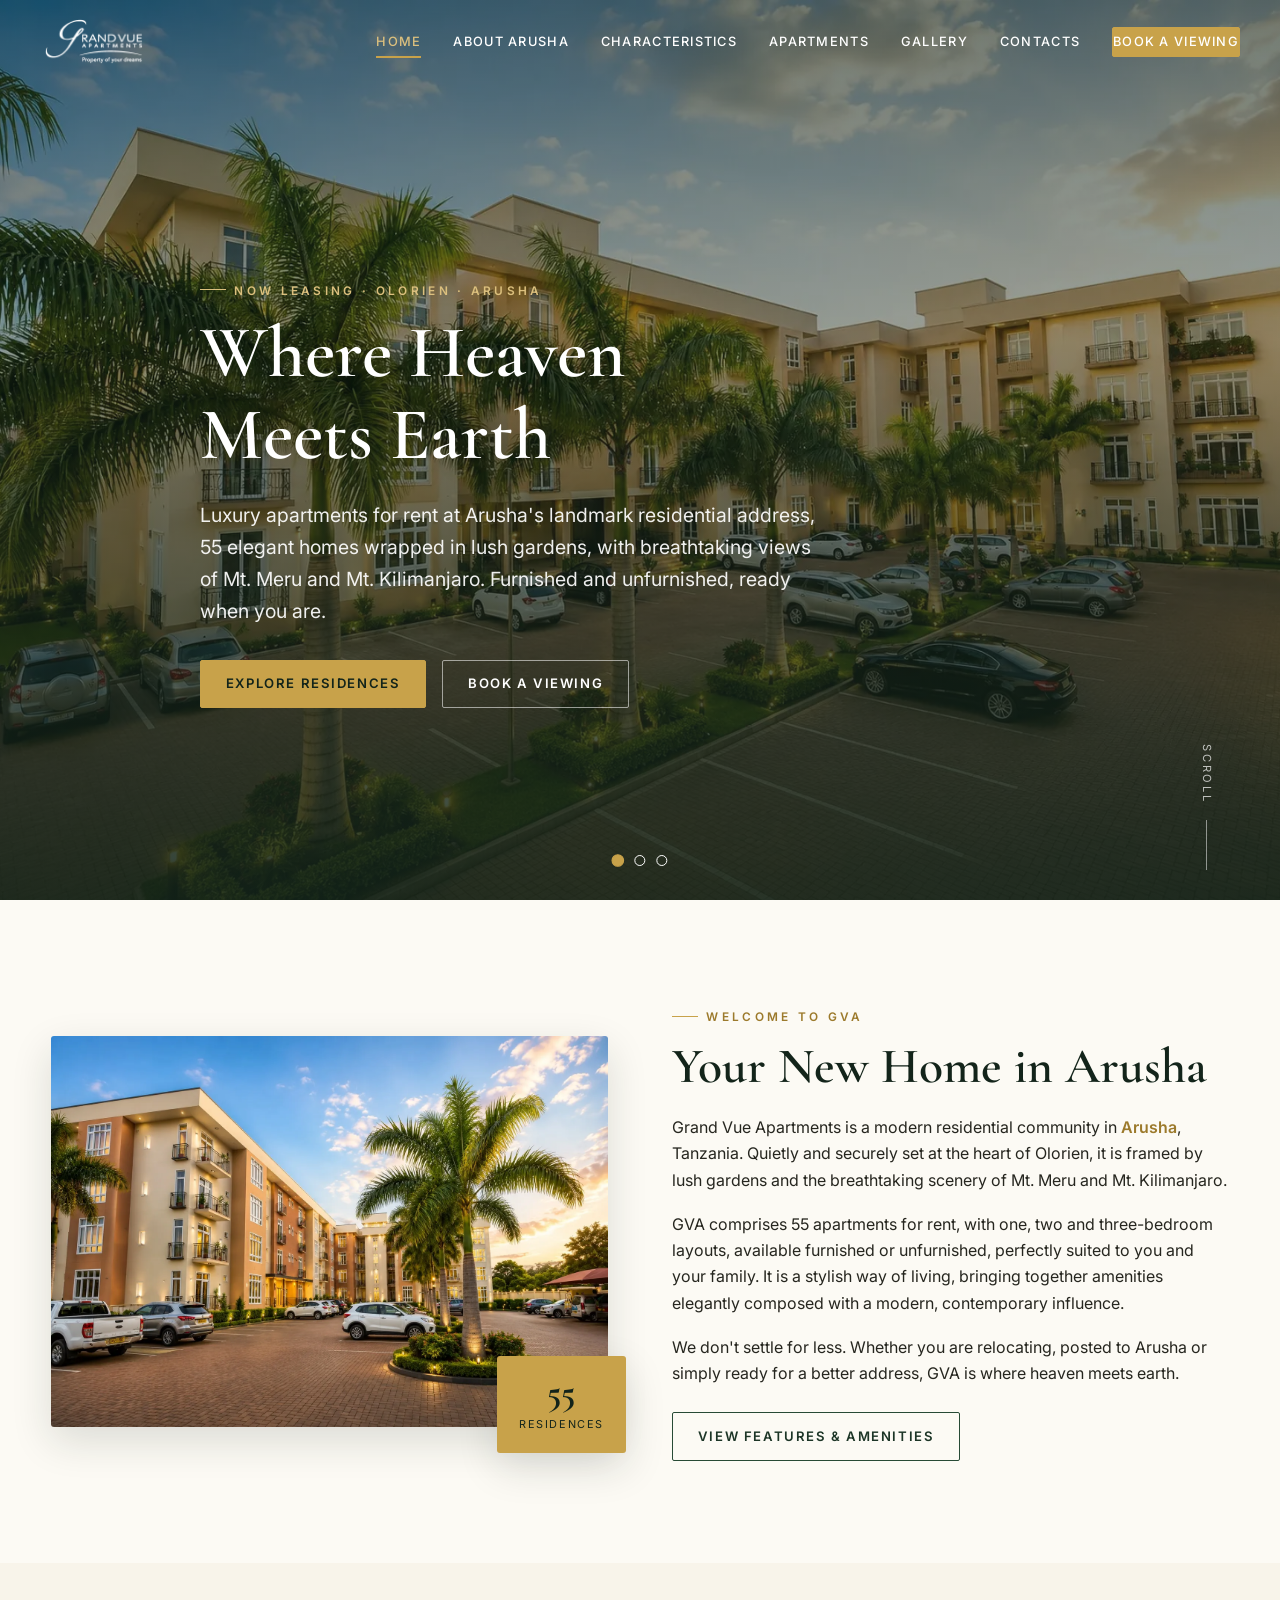
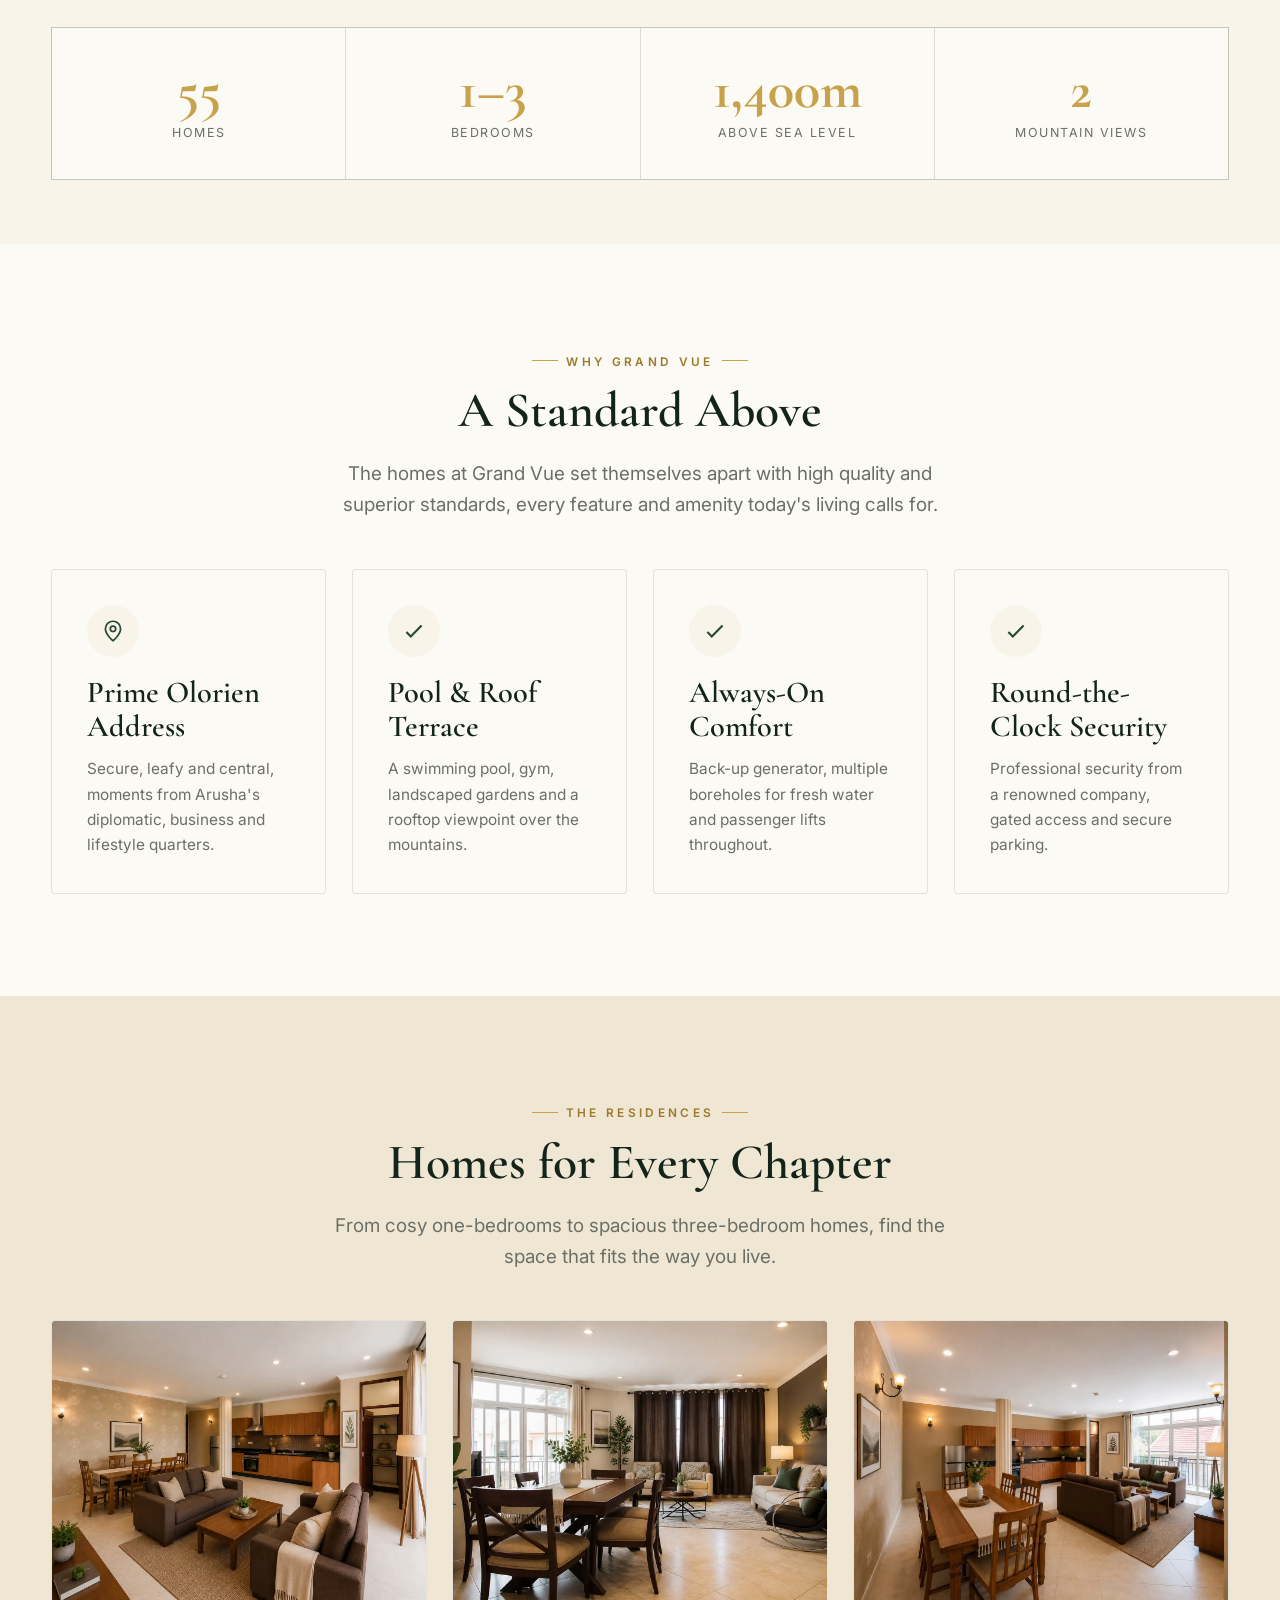
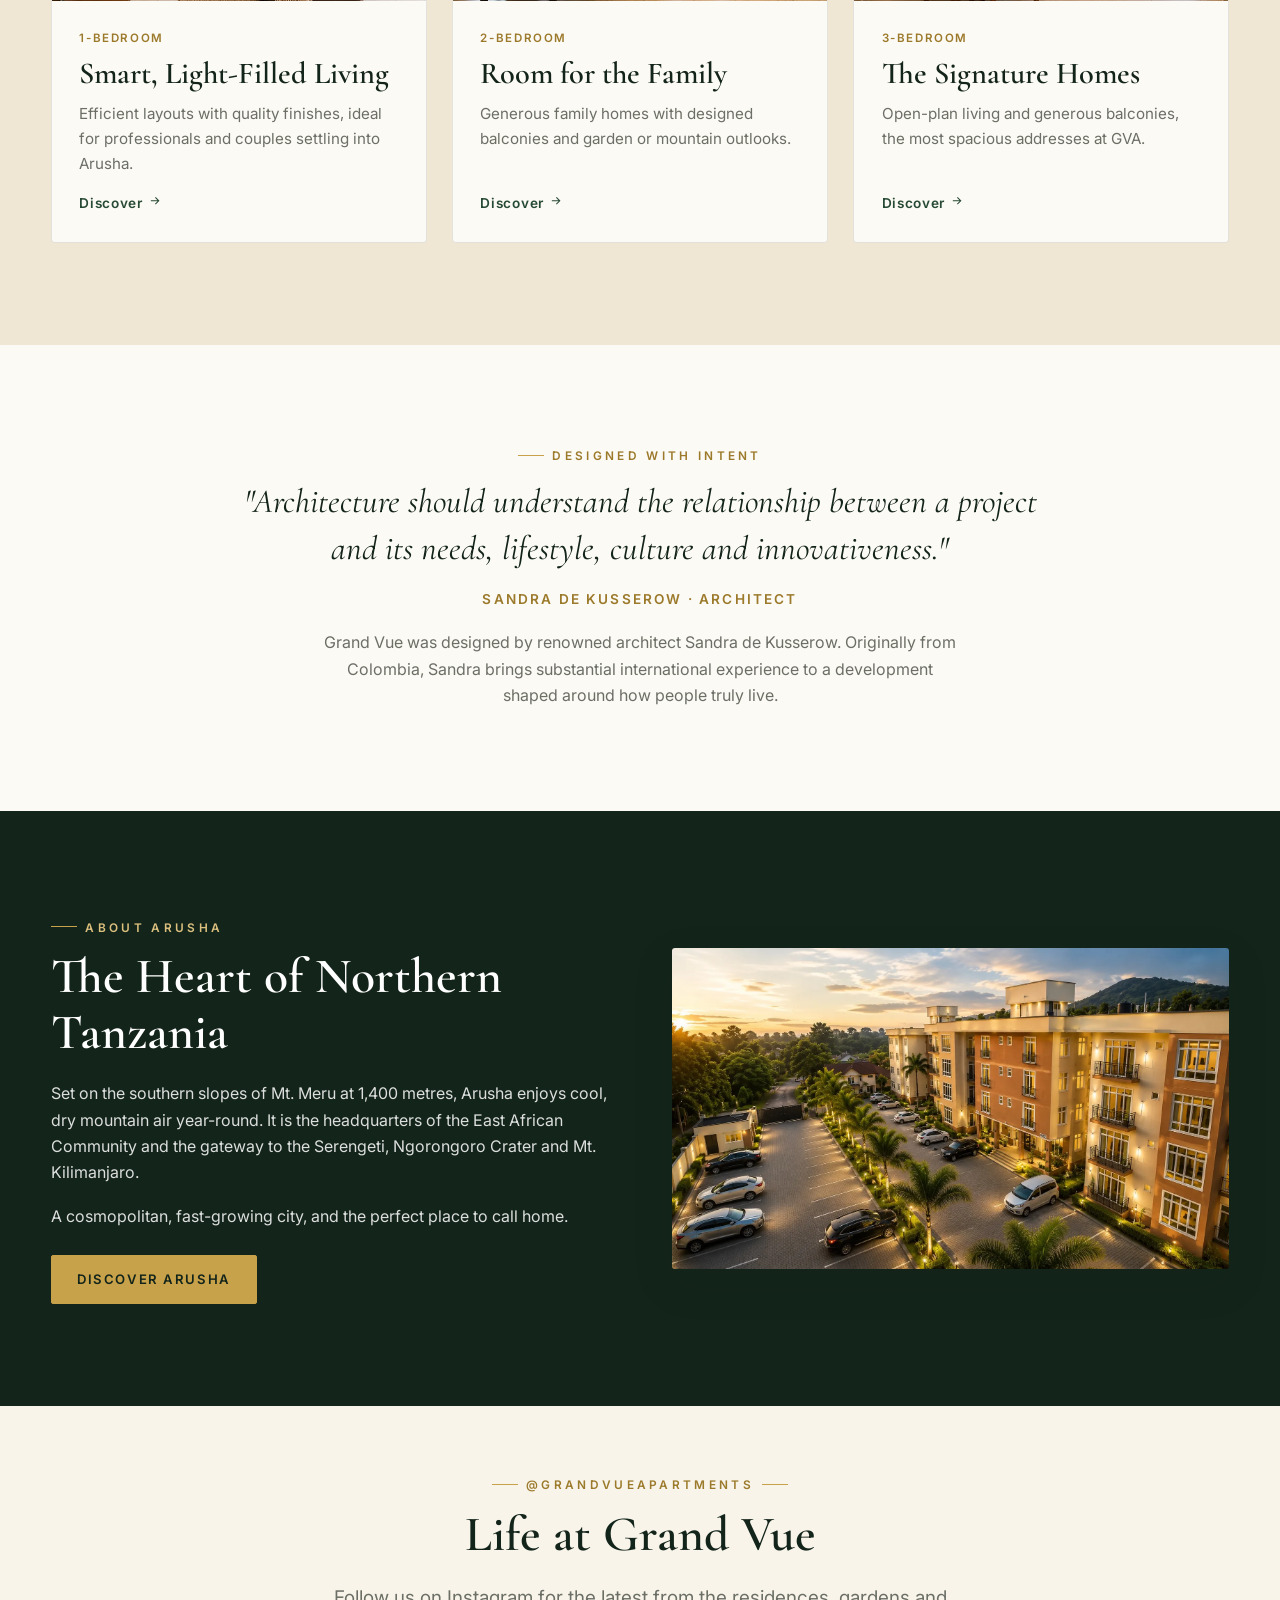
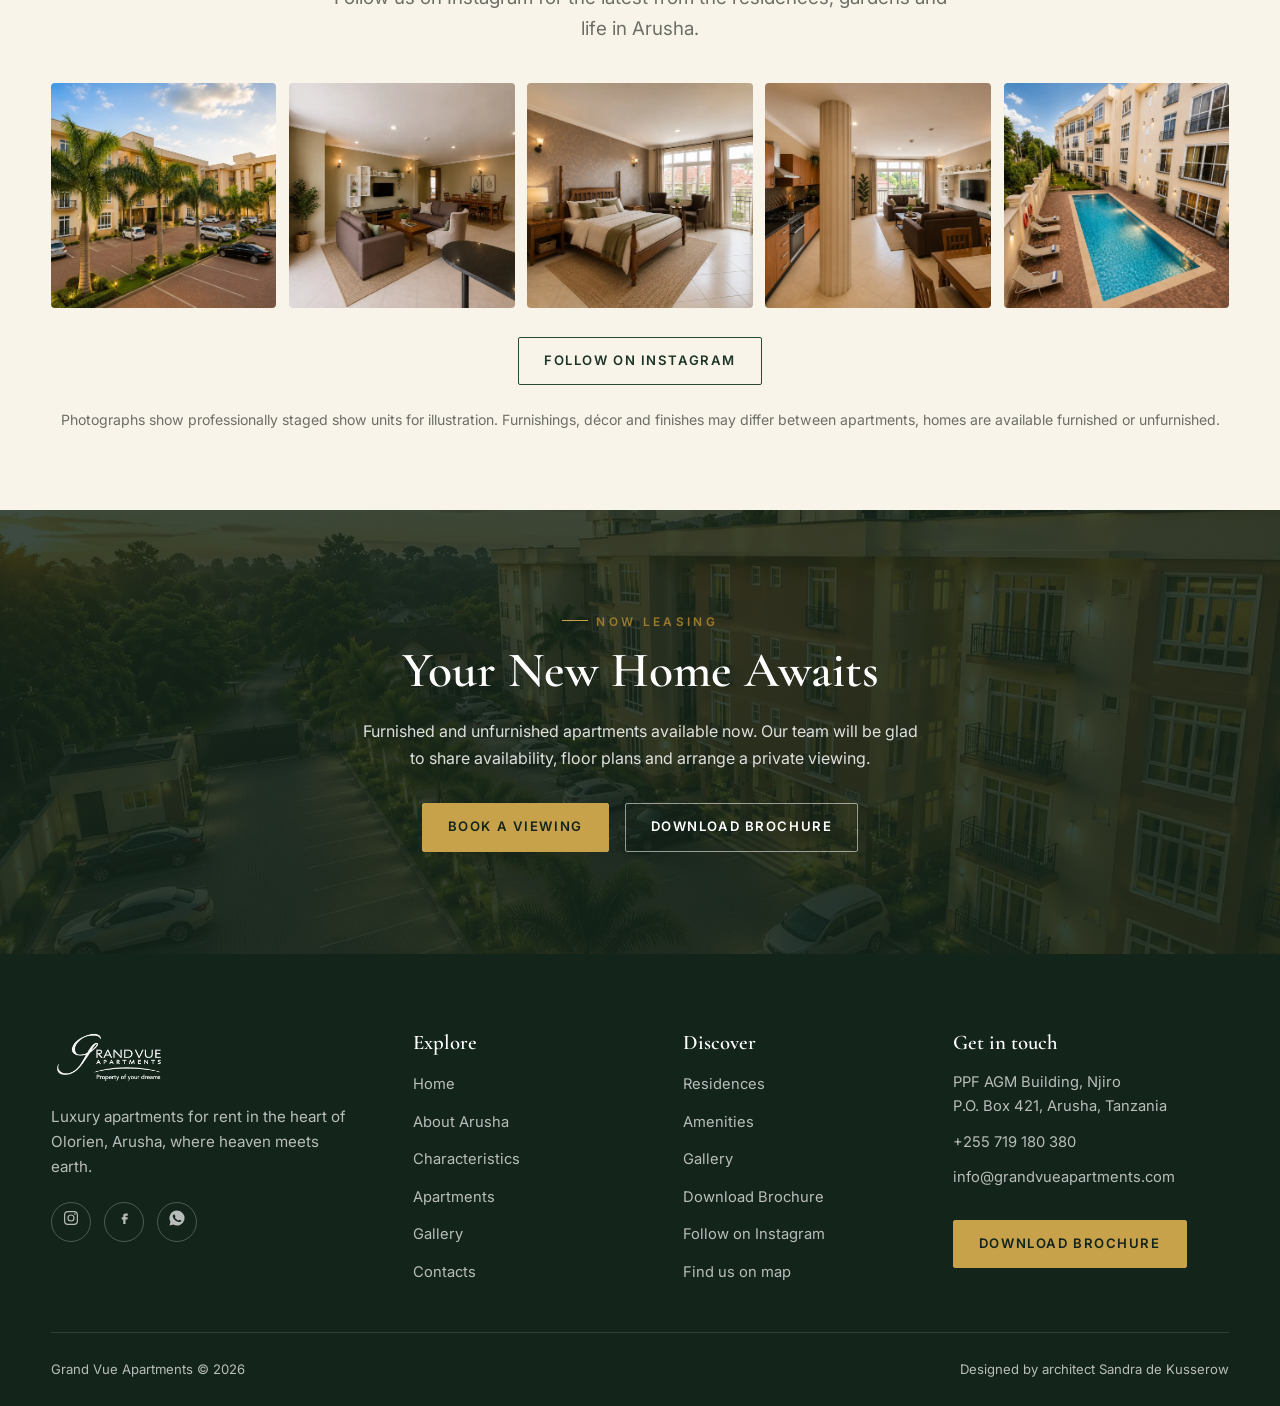
<file: index.html>
<!DOCTYPE html>
<html lang="en">
<head>
<meta charset="utf-8">
<meta name="viewport" content="width=device-width,initial-scale=1">
<title>Grand Vue Apartments | Luxury Apartments for Rent, Olorien, Arusha</title>
<meta name="description" content="Now leasing, Grand Vue Apartments, 55 luxury residences for rent in the heart of Olorien, Arusha. Furnished &amp; unfurnished homes with pool, gym, gardens and views of Mt. Meru and Mt. Kilimanjaro.">
<link rel="icon" href="assets/img/logo.png">
<link rel="preload" as="image" href="assets/img/grand-vue-apartments-exterior-front.webp" fetchpriority="high">
<link rel="preconnect" href="https://fonts.googleapis.com">
<link rel="preconnect" href="https://fonts.gstatic.com" crossorigin>
<link href="https://fonts.googleapis.com/css2?family=Cormorant+Garamond:ital,wght@0,500;0,600;1,500;1,600&family=Inter:wght@400;500;600&display=swap" rel="stylesheet">
<link rel="stylesheet" href="assets/css/style.css">
<link rel="canonical" href="https://www.grandvueapartments.com/">
<meta property="og:type" content="website">
<meta property="og:site_name" content="Grand Vue Apartments">
<meta property="og:title" content="Grand Vue Apartments | Luxury Apartments for Rent, Olorien, Arusha">
<meta property="og:description" content="Now leasing, Grand Vue Apartments, 55 luxury residences for rent in the heart of Olorien, Arusha. Furnished &amp; unfurnished homes with pool, gym, gardens and views of Mt. Meru and Mt. Kilimanjaro.">
<meta property="og:url" content="https://www.grandvueapartments.com/">
<meta property="og:image" content="https://www.grandvueapartments.com/assets/img/grand-vue-apartments-exterior-front.jpg">
<meta property="og:image:width" content="1537">
<meta property="og:image:height" content="1023">
<meta property="og:image:alt" content="Grand Vue Apartments exterior, Olorien, Arusha">
<meta name="twitter:card" content="summary_large_image">
<script type="application/ld+json">
{
 "@context": "https://schema.org",
 "@type": "ApartmentComplex",
 "name": "Grand Vue Apartments",
 "description": "55 luxury residences for rent in the heart of Olorien, Arusha, Tanzania, furnished and unfurnished one, two and three-bedroom apartments, with swimming pool, gym, landscaped gardens and views of Mt. Meru and Mt. Kilimanjaro.",
 "url": "https://www.grandvueapartments.com/",
 "telephone": "+255719180380",
 "email": "info@grandvueapartments.com",
 "numberOfAccommodationUnits": 55,
 "address": {
  "@type": "PostalAddress",
  "streetAddress": "PPF AGM Building, Njiro",
  "postOfficeBoxNumber": "421",
  "addressLocality": "Arusha",
  "addressCountry": "TZ"
 },
 "sameAs": [
  "https://www.instagram.com/grandvueapartments/",
  "https://www.facebook.com/GrandVueApartmentsLimited"
 ],
 "image": [
  "https://www.grandvueapartments.com/assets/img/grand-vue-apartments-exterior-front.jpg",
  "https://www.grandvueapartments.com/assets/img/grand-vue-apartments-exterior-palm-courtyard.jpg",
  "https://www.grandvueapartments.com/assets/img/grand-vue-apartments-swimming-pool.jpg"
 ],
 "amenityFeature": [
  {
   "@type": "LocationFeatureSpecification",
   "name": "Swimming Pool",
   "value": true
  },
  {
   "@type": "LocationFeatureSpecification",
   "name": "Gymnasium",
   "value": true
  },
  {
   "@type": "LocationFeatureSpecification",
   "name": "Landscaped Gardens",
   "value": true
  },
  {
   "@type": "LocationFeatureSpecification",
   "name": "Roof Terrace",
   "value": true
  },
  {
   "@type": "LocationFeatureSpecification",
   "name": "Back-Up Generator",
   "value": true
  },
  {
   "@type": "LocationFeatureSpecification",
   "name": "24/7 Security",
   "value": true
  },
  {
   "@type": "LocationFeatureSpecification",
   "name": "Secure Parking",
   "value": true
  },
  {
   "@type": "LocationFeatureSpecification",
   "name": "Passenger Lifts",
   "value": true
  },
  {
   "@type": "LocationFeatureSpecification",
   "name": "Borehole Water Supply",
   "value": true
  },
  {
   "@type": "LocationFeatureSpecification",
   "name": "Furnished Options",
   "value": true
  }
 ]
}
</script>
</head>
<body data-page="index.html">

<header class="site-header">
  <div class="container">
    <a href="index.html" class="brand" aria-label="Grand Vue Apartments home">
      <img src="assets/img/logo.png" alt="Grand Vue Apartments" width="214" height="102">
    </a>
    <nav class="nav" aria-label="Main menu">
      <a href="index.html" class="active">Home</a>
      <a href="about-arusha.html">About Arusha</a>
      <a href="characteristics.html">Characteristics</a>
      <a href="apartments.html">Apartments</a>
      <a href="gallery.html">Gallery</a>
      <a href="contacts.html">Contacts</a>
      <a href="contacts.html" class="btn btn-gold header-cta">Book a Viewing</a>
    </nav>
    <button class="nav-toggle" aria-label="Toggle menu" aria-expanded="false"><span></span><span></span><span></span></button>
  </div>
</header>

<!-- HERO -->
<section class="hero">
  <div class="hero-slides">
    <div class="hero-slide active" style="background-image:url('assets/img/grand-vue-apartments-exterior-front.webp')"></div>
    <div class="hero-slide" style="background-image:url('assets/img/grand-vue-apartments-exterior-palm-courtyard.webp')"></div>
    <div class="hero-slide" style="background-image:url('assets/img/grand-vue-apartments-exterior-aerial-sunset.webp')"></div>
  </div>
  <div class="hero-inner">
    <span class="eyebrow">Now Leasing · Olorien · Arusha</span>
    <h1>Where Heaven<br>Meets Earth</h1>
    <p>Luxury apartments for rent at Arusha's landmark residential address, 55 elegant homes wrapped in lush gardens, with breathtaking views of Mt. Meru and Mt. Kilimanjaro. Furnished and unfurnished, ready when you are.</p>
    <div class="hero-actions">
      <a href="apartments.html" class="btn btn-gold">Explore Residences</a>
      <a href="contacts.html" class="btn btn-outline">Book a Viewing</a>
    </div>
  </div>
  <div class="hero-dots" aria-label="Slideshow controls"></div>
  <div class="scroll-cue">Scroll</div>
</section>

<!-- WELCOME -->
<section class="section">
  <div class="container split">
    <div class="split-media" data-reveal>
      <img src="assets/img/grand-vue-apartments-exterior-palm-courtyard.webp" alt="Grand Vue Apartments courtyard with palms and gardens at golden hour" width="1498" height="1050">
      <div class="badge"><b>55</b><span>Residences</span></div>
    </div>
    <div data-reveal data-delay="1">
      <span class="eyebrow">Welcome to GVA</span>
      <h2>Your New Home in Arusha</h2>
      <p>Grand Vue Apartments is a modern residential community in <a href="about-arusha.html" style="color:var(--gold-dark);font-weight:600">Arusha</a>, Tanzania. Quietly and securely set at the heart of Olorien, it is framed by lush gardens and the breathtaking scenery of Mt. Meru and Mt. Kilimanjaro.</p>
      <p>GVA comprises 55 apartments for rent, with one, two and three-bedroom layouts, available furnished or unfurnished, perfectly suited to you and your family. It is a stylish way of living, bringing together amenities elegantly composed with a modern, contemporary influence.</p>
      <p style="margin-bottom:1.6rem">We don't settle for less. Whether you are relocating, posted to Arusha or simply ready for a better address, GVA is where heaven meets earth.</p>
      <a href="characteristics.html" class="btn btn-ghost">View Features &amp; Amenities</a>
    </div>
  </div>
</section>

<!-- STATS -->
<section class="section tight bg-cream">
  <div class="container">
    <div class="stats" data-reveal>
      <div class="stat"><b>55</b><span>Homes</span></div>
      <div class="stat"><b>1&ndash;3</b><span>Bedrooms</span></div>
      <div class="stat"><b>1,400m</b><span>Above Sea Level</span></div>
      <div class="stat"><b>2</b><span>Mountain Views</span></div>
    </div>
  </div>
</section>

<!-- HIGHLIGHTS -->
<section class="section">
  <div class="container">
    <div class="center" data-reveal style="max-width:640px;margin-inline:auto;margin-bottom:3rem">
      <span class="eyebrow">Why Grand Vue</span>
      <h2>A Standard Above</h2>
      <p class="lead">The homes at Grand Vue set themselves apart with high quality and superior standards, every feature and amenity today's living calls for.</p>
    </div>
    <div class="grid grid-4">
      <div class="card" data-reveal>
        <div class="ic" data-icon="pin"></div>
        <h3>Prime Olorien Address</h3>
        <p>Secure, leafy and central, moments from Arusha's diplomatic, business and lifestyle quarters.</p>
      </div>
      <div class="card" data-reveal data-delay="1">
        <div class="ic" data-icon="check"></div>
        <h3>Pool &amp; Roof Terrace</h3>
        <p>A swimming pool, gym, landscaped gardens and a rooftop viewpoint over the mountains.</p>
      </div>
      <div class="card" data-reveal data-delay="2">
        <div class="ic" data-icon="check"></div>
        <h3>Always-On Comfort</h3>
        <p>Back-up generator, multiple boreholes for fresh water and passenger lifts throughout.</p>
      </div>
      <div class="card" data-reveal data-delay="3">
        <div class="ic" data-icon="check"></div>
        <h3>Round-the-Clock Security</h3>
        <p>Professional security from a renowned company, gated access and secure parking.</p>
      </div>
    </div>
  </div>
</section>

<!-- RESIDENCES TEASER -->
<section class="section bg-sand">
  <div class="container">
    <div class="center" data-reveal style="max-width:640px;margin-inline:auto;margin-bottom:3rem">
      <span class="eyebrow">The Residences</span>
      <h2>Homes for Every Chapter</h2>
      <p class="lead">From cosy one-bedrooms to spacious three-bedroom homes, find the space that fits the way you live.</p>
    </div>
    <div class="grid grid-3">
      <article class="res-card" data-reveal>
        <div class="media"><img src="assets/img/grand-vue-apartments-living-room-twin-sofas.webp" alt="Furnished living room with twin sofas at Grand Vue Apartments" width="1400" height="1050"></div>
        <div class="body">
          <span class="tag">1-Bedroom</span>
          <h3>Smart, Light-Filled Living</h3>
          <p>Efficient layouts with quality finishes, ideal for professionals and couples settling into Arusha.</p>
          <a href="apartments.html" class="arrow">Discover <span data-icon="arrow"></span></a>
        </div>
      </article>
      <article class="res-card" data-reveal data-delay="1">
        <div class="media"><img src="assets/img/grand-vue-apartments-dining-living-area.webp" alt="Open dining and living area in a family apartment at Grand Vue" width="1400" height="932"></div>
        <div class="body">
          <span class="tag">2-Bedroom</span>
          <h3>Room for the Family</h3>
          <p>Generous family homes with designed balconies and garden or mountain outlooks.</p>
          <a href="apartments.html" class="arrow">Discover <span data-icon="arrow"></span></a>
        </div>
      </article>
      <article class="res-card" data-reveal data-delay="2">
        <div class="media"><img src="assets/img/grand-vue-apartments-open-plan-kitchen-dining-living.webp" alt="Open-plan kitchen, dining and living space in a three-bedroom home at Grand Vue" width="1400" height="1050"></div>
        <div class="body">
          <span class="tag">3-Bedroom</span>
          <h3>The Signature Homes</h3>
          <p>Open-plan living and generous balconies, the most spacious addresses at GVA.</p>
          <a href="apartments.html" class="arrow">Discover <span data-icon="arrow"></span></a>
        </div>
      </article>
    </div>
  </div>
</section>

<!-- ARCHITECT QUOTE -->
<section class="section">
  <div class="container quote" data-reveal>
    <span class="eyebrow center" style="display:block">Designed With Intent</span>
    <blockquote>"Architecture should understand the relationship between a project and its needs, lifestyle, culture and innovativeness."</blockquote>
    <p class="by">Sandra de Kusserow · Architect</p>
    <p style="color:var(--muted);max-width:640px;margin:1.2rem auto 0">Grand Vue was designed by renowned architect Sandra de Kusserow. Originally from Colombia, Sandra brings substantial international experience to a development shaped around how people truly live.</p>
  </div>
</section>

<!-- LOCATION TEASER -->
<section class="section bg-green">
  <div class="container split">
    <div data-reveal>
      <span class="eyebrow">About Arusha</span>
      <h2>The Heart of Northern Tanzania</h2>
      <p>Set on the southern slopes of Mt. Meru at 1,400 metres, Arusha enjoys cool, dry mountain air year-round. It is the headquarters of the East African Community and the gateway to the Serengeti, Ngorongoro Crater and Mt. Kilimanjaro.</p>
      <p style="margin-bottom:1.6rem">A cosmopolitan, fast-growing city, and the perfect place to call home.</p>
      <a href="about-arusha.html" class="btn btn-gold">Discover Arusha</a>
    </div>
    <div class="split-media" data-reveal data-delay="1">
      <img src="assets/img/grand-vue-apartments-exterior-aerial-sunset.webp" alt="Aerial sunset view of Grand Vue Apartments in Olorien, Arusha" width="1600" height="921">
    </div>
  </div>
</section>

<!-- INSTAGRAM -->
<section class="section tight bg-cream">
  <div class="container">
    <div class="center" data-reveal style="max-width:640px;margin-inline:auto;margin-bottom:2.4rem">
      <span class="eyebrow">@grandvueapartments</span>
      <h2>Life at Grand Vue</h2>
      <p class="lead">Follow us on Instagram for the latest from the residences, gardens and life in Arusha.</p>
    </div>
    <div class="ig-strip" data-reveal>
      <a href="https://www.instagram.com/grandvueapartments/" target="_blank" rel="noopener" aria-label="Grand Vue Apartments on Instagram"><img src="assets/img/grand-vue-apartments-exterior-front.webp" alt="Grand Vue Apartments front elevation with palm-lined parking" loading="lazy" width="1537" height="1023"><span class="ig-ic" data-icon="ig"></span></a>
      <a href="https://www.instagram.com/grandvueapartments/" target="_blank" rel="noopener" aria-label="Grand Vue Apartments on Instagram"><img src="assets/img/grand-vue-apartments-living-room-lounge-tv-01.webp" alt="Furnished lounge with TV at Grand Vue Apartments" loading="lazy" width="1400" height="1050"><span class="ig-ic" data-icon="ig"></span></a>
      <a href="https://www.instagram.com/grandvueapartments/" target="_blank" rel="noopener" aria-label="Grand Vue Apartments on Instagram"><img src="assets/img/grand-vue-apartments-master-bedroom-balcony-view.webp" alt="Master bedroom with balcony view at Grand Vue Apartments" loading="lazy" width="1400" height="1050"><span class="ig-ic" data-icon="ig"></span></a>
      <a href="https://www.instagram.com/grandvueapartments/" target="_blank" rel="noopener" aria-label="Grand Vue Apartments on Instagram"><img src="assets/img/grand-vue-apartments-kitchen-open-plan.webp" alt="Modern open-plan kitchen at Grand Vue Apartments" loading="lazy" width="1400" height="1050"><span class="ig-ic" data-icon="ig"></span></a>
      <a href="https://www.instagram.com/grandvueapartments/" target="_blank" rel="noopener" aria-label="Grand Vue Apartments on Instagram"><img src="assets/img/grand-vue-apartments-swimming-pool.webp" alt="Swimming pool at Grand Vue Apartments at dusk" loading="lazy" width="1400" height="1052"><span class="ig-ic" data-icon="ig"></span></a>
    </div>
    <p class="center" style="margin-top:1.8rem" data-reveal><a href="https://www.instagram.com/grandvueapartments/" target="_blank" rel="noopener" class="btn btn-ghost">Follow on Instagram</a></p>
    <p class="center" style="margin-top:1.4rem;color:var(--muted);font-size:.88rem" data-reveal>Photographs show professionally staged show units for illustration. Furnishings, décor and finishes may differ between apartments, homes are available furnished or unfurnished.</p>
  </div>
</section>

<!-- CTA -->
<section class="cta-band" style="background-image:url('assets/img/grand-vue-apartments-exterior-aerial-sunset.webp')">
  <div class="container" data-reveal>
    <span class="eyebrow center" style="display:block">Now Leasing</span>
    <h2>Your New Home Awaits</h2>
    <p>Furnished and unfurnished apartments available now. Our team will be glad to share availability, floor plans and arrange a private viewing.</p>
    <div class="cta-actions">
      <a href="contacts.html" class="btn btn-gold">Book a Viewing</a>
      <a href="assets/GVA-Brochure.pdf" target="_blank" rel="noopener" class="btn btn-outline">Download Brochure</a>
    </div>
  </div>
</section>

<footer class="site-footer">
  <div class="container">
    <div class="footer-top">
      <div>
        <img class="flogo" src="assets/img/logo.png" alt="Grand Vue Apartments" width="214" height="102">
        <p class="ftagline">Luxury apartments for rent in the heart of Olorien, Arusha, where heaven meets earth.</p>
        <div class="fsocial">
          <a href="https://www.instagram.com/grandvueapartments/" target="_blank" rel="noopener" aria-label="Instagram"><span data-icon="ig"></span></a>
          <a href="https://www.facebook.com/GrandVueApartmentsLimited" target="_blank" rel="noopener" aria-label="Facebook"><span data-icon="fb"></span></a>
          <a href="https://wa.me/255719180380" target="_blank" rel="noopener" aria-label="WhatsApp"><span data-icon="wa"></span></a>
        </div>
      </div>
      <div><h4>Explore</h4><ul class="fmenu">
        <li><a href="index.html">Home</a></li>
        <li><a href="about-arusha.html">About Arusha</a></li>
        <li><a href="characteristics.html">Characteristics</a></li>
        <li><a href="apartments.html">Apartments</a></li>
        <li><a href="gallery.html">Gallery</a></li>
        <li><a href="contacts.html">Contacts</a></li>
      </ul></div>
      <div><h4>Discover</h4><ul class="fmenu">
        <li><a href="apartments.html">Residences</a></li>
        <li><a href="characteristics.html">Amenities</a></li>
        <li><a href="gallery.html">Gallery</a></li>
        <li><a href="assets/GVA-Brochure.pdf" target="_blank" rel="noopener">Download Brochure</a></li>
        <li><a href="https://www.instagram.com/grandvueapartments/" target="_blank" rel="noopener">Follow on Instagram</a></li>
        <li><a href="contacts.html#map">Find us on map</a></li>
      </ul></div>
      <div class="fcontact"><h4>Get in touch</h4>
        <p>PPF AGM Building, Njiro<br>P.O. Box 421, Arusha, Tanzania</p>
        <p><a href="tel:+255719180380">+255 719 180 380</a></p>
        <p><a href="mailto:info@grandvueapartments.com">info@grandvueapartments.com</a></p>
        <a class="btn btn-gold fbrochure" href="assets/GVA-Brochure.pdf" target="_blank" rel="noopener">Download Brochure</a>
      </div>
    </div>
    <div class="footer-bottom">
      <span>Grand Vue Apartments &copy; 2026</span>
      <span>Designed by architect <a href="https://www.sandradekusserow.com/" target="_blank" rel="noopener">Sandra de Kusserow</a></span>
    </div>
  </div>
</footer>
<script src="assets/js/main.js"></script>
</body>
</html>
</file>
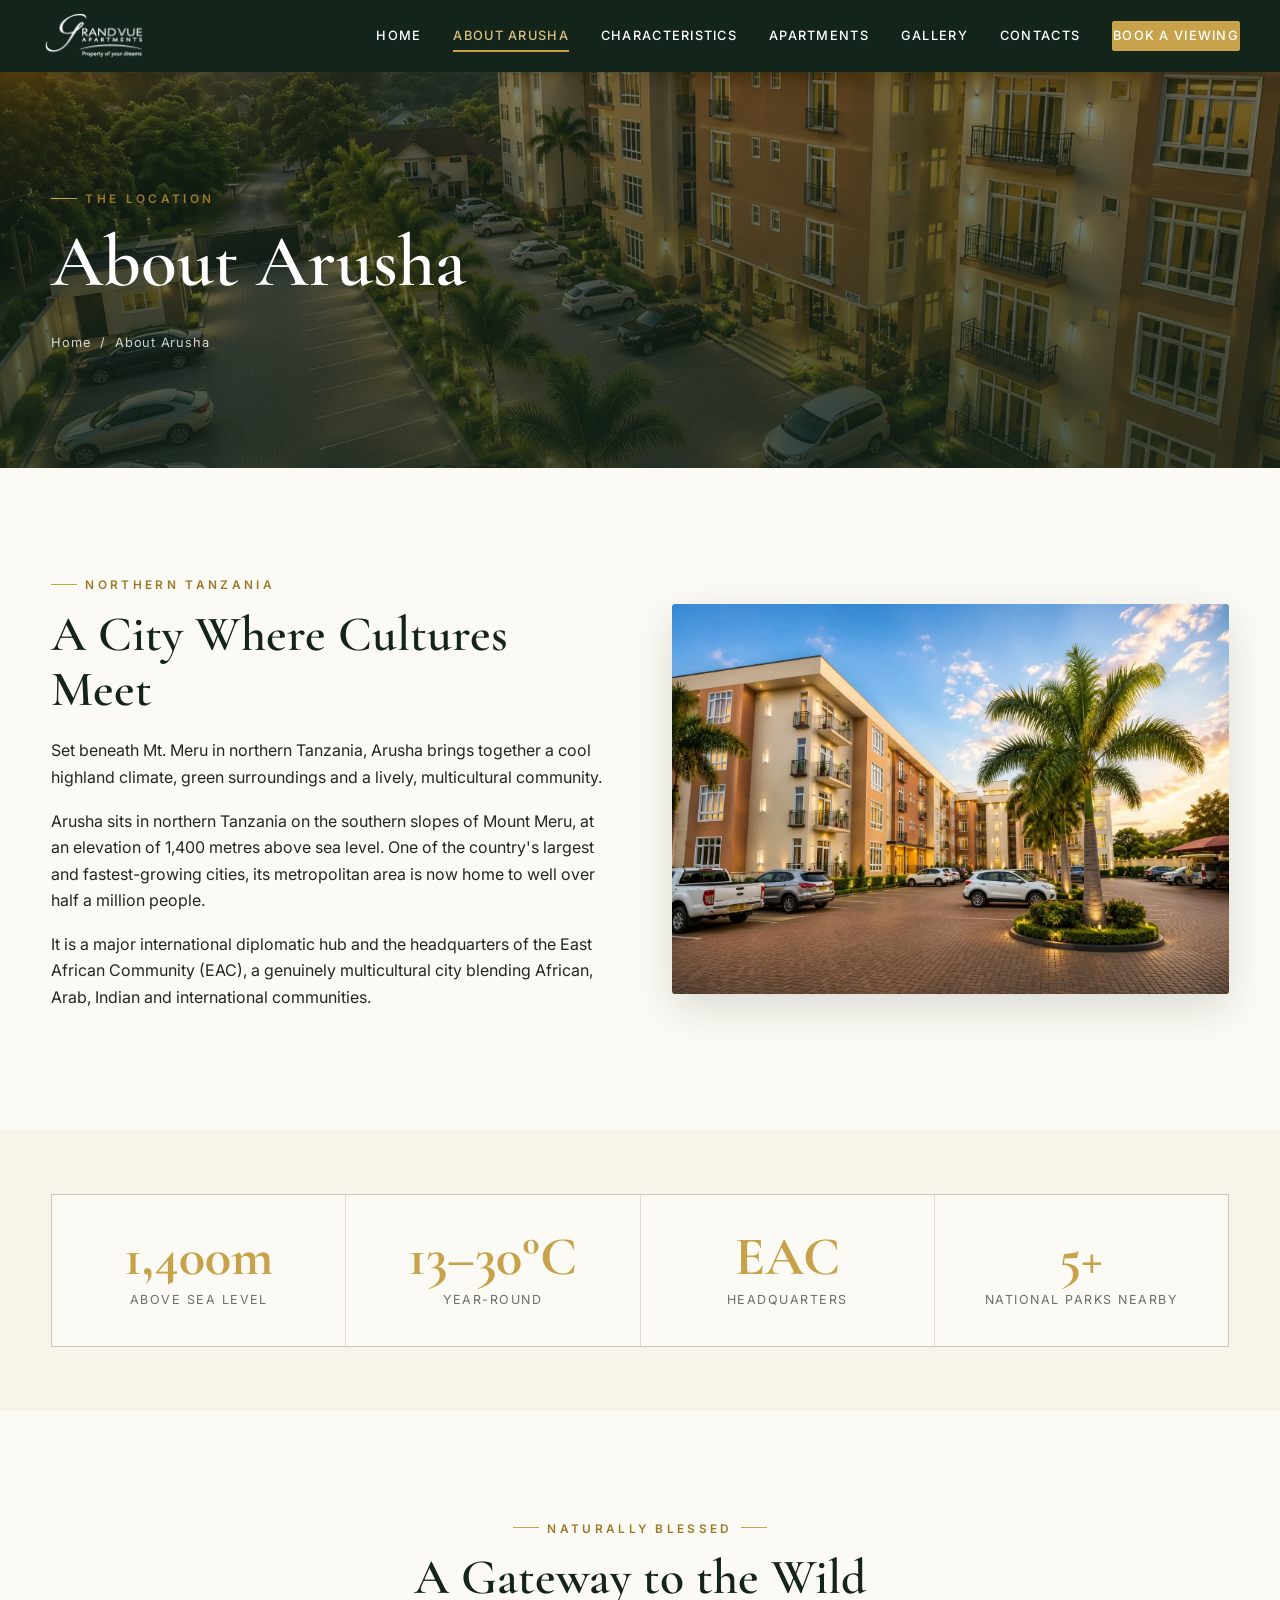
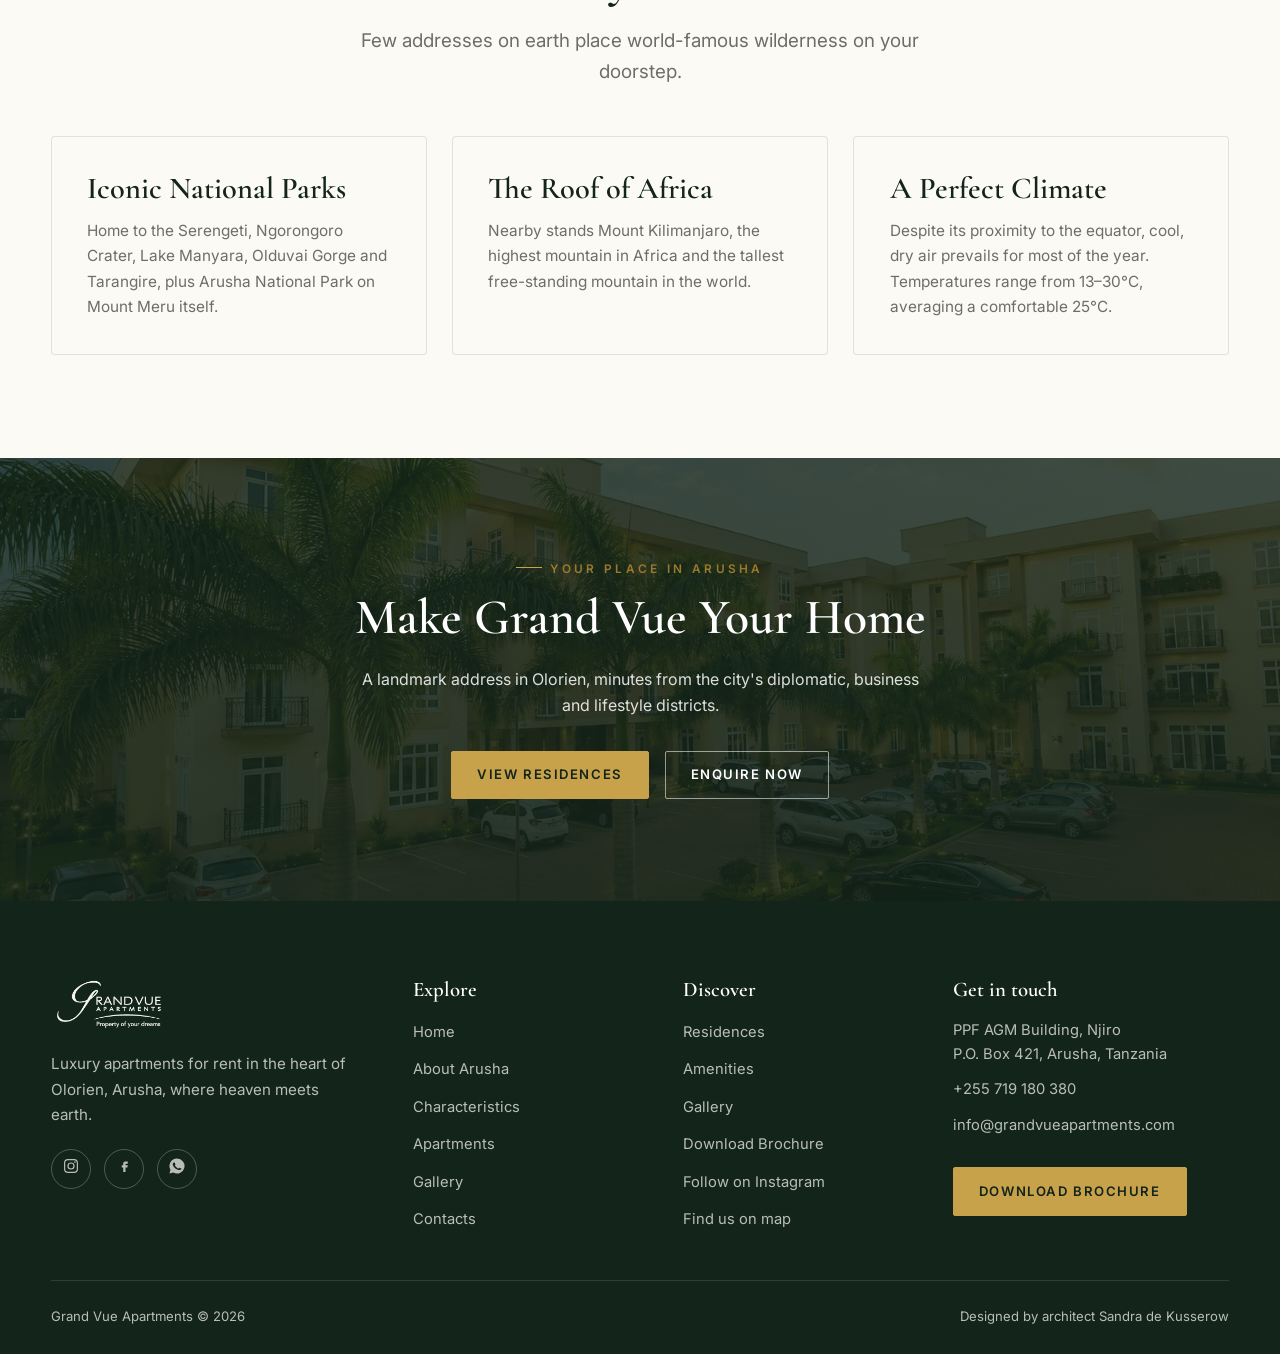
<file: about-arusha.html>
<!DOCTYPE html>
<html lang="en">
<head>
<meta charset="utf-8">
<meta name="viewport" content="width=device-width,initial-scale=1">
<title>About Arusha | Grand Vue Apartments</title>
<meta name="description" content="Arusha, the cool-climate capital of northern Tanzania, headquarters of the East African Community and gateway to the Serengeti, Ngorongoro and Mt. Kilimanjaro.">
<link rel="icon" href="assets/img/logo.png">
<link rel="preconnect" href="https://fonts.googleapis.com">
<link rel="preconnect" href="https://fonts.gstatic.com" crossorigin>
<link href="https://fonts.googleapis.com/css2?family=Cormorant+Garamond:ital,wght@0,500;0,600;1,500;1,600&family=Inter:wght@400;500;600&display=swap" rel="stylesheet">
<link rel="stylesheet" href="assets/css/style.css">
<link rel="canonical" href="https://www.grandvueapartments.com/about-arusha.html">
<meta property="og:type" content="website">
<meta property="og:site_name" content="Grand Vue Apartments">
<meta property="og:title" content="About Arusha | Grand Vue Apartments">
<meta property="og:description" content="Arusha, the cool-climate capital of northern Tanzania, headquarters of the East African Community and gateway to the Serengeti, Ngorongoro and Mt. Kilimanjaro.">
<meta property="og:url" content="https://www.grandvueapartments.com/about-arusha.html">
<meta property="og:image" content="https://www.grandvueapartments.com/assets/img/grand-vue-apartments-exterior-front.jpg">
<meta property="og:image:width" content="1537">
<meta property="og:image:height" content="1023">
<meta property="og:image:alt" content="Grand Vue Apartments exterior, Olorien, Arusha">
<meta name="twitter:card" content="summary_large_image">
<script type="application/ld+json">
{
 "@context": "https://schema.org",
 "@type": "ApartmentComplex",
 "name": "Grand Vue Apartments",
 "description": "55 luxury residences for rent in the heart of Olorien, Arusha, Tanzania, furnished and unfurnished one, two and three-bedroom apartments, with swimming pool, gym, landscaped gardens and views of Mt. Meru and Mt. Kilimanjaro.",
 "url": "https://www.grandvueapartments.com/",
 "telephone": "+255719180380",
 "email": "info@grandvueapartments.com",
 "numberOfAccommodationUnits": 55,
 "address": {
  "@type": "PostalAddress",
  "streetAddress": "PPF AGM Building, Njiro",
  "postOfficeBoxNumber": "421",
  "addressLocality": "Arusha",
  "addressCountry": "TZ"
 },
 "sameAs": [
  "https://www.instagram.com/grandvueapartments/",
  "https://www.facebook.com/GrandVueApartmentsLimited"
 ],
 "image": [
  "https://www.grandvueapartments.com/assets/img/grand-vue-apartments-exterior-front.jpg",
  "https://www.grandvueapartments.com/assets/img/grand-vue-apartments-exterior-palm-courtyard.jpg",
  "https://www.grandvueapartments.com/assets/img/grand-vue-apartments-swimming-pool.jpg"
 ],
 "amenityFeature": [
  {
   "@type": "LocationFeatureSpecification",
   "name": "Swimming Pool",
   "value": true
  },
  {
   "@type": "LocationFeatureSpecification",
   "name": "Gymnasium",
   "value": true
  },
  {
   "@type": "LocationFeatureSpecification",
   "name": "Landscaped Gardens",
   "value": true
  },
  {
   "@type": "LocationFeatureSpecification",
   "name": "Roof Terrace",
   "value": true
  },
  {
   "@type": "LocationFeatureSpecification",
   "name": "Back-Up Generator",
   "value": true
  },
  {
   "@type": "LocationFeatureSpecification",
   "name": "24/7 Security",
   "value": true
  },
  {
   "@type": "LocationFeatureSpecification",
   "name": "Secure Parking",
   "value": true
  },
  {
   "@type": "LocationFeatureSpecification",
   "name": "Passenger Lifts",
   "value": true
  },
  {
   "@type": "LocationFeatureSpecification",
   "name": "Borehole Water Supply",
   "value": true
  },
  {
   "@type": "LocationFeatureSpecification",
   "name": "Furnished Options",
   "value": true
  }
 ]
}
</script>
</head>
<body data-page="about-arusha.html" data-solid-header>

<header class="site-header solid">
  <div class="container">
    <a href="index.html" class="brand" aria-label="Grand Vue Apartments home">
      <img src="assets/img/logo.png" alt="Grand Vue Apartments" width="214" height="102">
    </a>
    <nav class="nav" aria-label="Main menu">
      <a href="index.html">Home</a>
      <a href="about-arusha.html" class="active">About Arusha</a>
      <a href="characteristics.html">Characteristics</a>
      <a href="apartments.html">Apartments</a>
      <a href="gallery.html">Gallery</a>
      <a href="contacts.html">Contacts</a>
      <a href="contacts.html" class="btn btn-gold header-cta">Book a Viewing</a>
    </nav>
    <button class="nav-toggle" aria-label="Toggle menu" aria-expanded="false"><span></span><span></span><span></span></button>
  </div>
</header>

<section class="page-banner" style="background-image:url('assets/img/grand-vue-apartments-exterior-aerial-sunset.webp')">
  <div class="container">
    <span class="eyebrow">The Location</span>
    <h1>About Arusha</h1>
    <p class="crumbs"><a href="index.html">Home</a> &nbsp;/&nbsp; About Arusha</p>
  </div>
</section>

<section class="section">
  <div class="container split">
    <div data-reveal>
      <span class="eyebrow">Northern Tanzania</span>
      <h2>A City Where Cultures Meet</h2>
      <p>Set beneath Mt. Meru in northern Tanzania, Arusha brings together a cool highland climate, green surroundings and a lively, multicultural community.</p>
      <p>Arusha sits in northern Tanzania on the southern slopes of Mount Meru, at an elevation of 1,400 metres above sea level. One of the country's largest and fastest-growing cities, its metropolitan area is now home to well over half a million people.</p>
      <p>It is a major international diplomatic hub and the headquarters of the East African Community (EAC), a genuinely multicultural city blending African, Arab, Indian and international communities.</p>
    </div>
    <div class="split-media" data-reveal data-delay="1">
      <img src="assets/img/grand-vue-apartments-exterior-palm-courtyard.webp" alt="Arusha residential setting at Grand Vue Apartments" width="1498" height="1050">
    </div>
  </div>
</section>

<section class="section tight bg-cream">
  <div class="container">
    <div class="stats" data-reveal>
      <div class="stat"><b>1,400m</b><span>Above Sea Level</span></div>
      <div class="stat"><b>13&ndash;30&deg;C</b><span>Year-Round</span></div>
      <div class="stat"><b>EAC</b><span>Headquarters</span></div>
      <div class="stat"><b>5+</b><span>National Parks Nearby</span></div>
    </div>
  </div>
</section>

<section class="section">
  <div class="container">
    <div class="center" data-reveal style="max-width:640px;margin-inline:auto;margin-bottom:3rem">
      <span class="eyebrow">Naturally Blessed</span>
      <h2>A Gateway to the Wild</h2>
      <p class="lead">Few addresses on earth place world-famous wilderness on your doorstep.</p>
    </div>
    <div class="grid grid-3">
      <div class="card" data-reveal>
        <h3>Iconic National Parks</h3>
        <p>Home to the Serengeti, Ngorongoro Crater, Lake Manyara, Olduvai Gorge and Tarangire, plus Arusha National Park on Mount Meru itself.</p>
      </div>
      <div class="card" data-reveal data-delay="1">
        <h3>The Roof of Africa</h3>
        <p>Nearby stands Mount Kilimanjaro, the highest mountain in Africa and the tallest free-standing mountain in the world.</p>
      </div>
      <div class="card" data-reveal data-delay="2">
        <h3>A Perfect Climate</h3>
        <p>Despite its proximity to the equator, cool, dry air prevails for most of the year. Temperatures range from 13&ndash;30&deg;C, averaging a comfortable 25&deg;C.</p>
      </div>
    </div>
  </div>
</section>

<section class="cta-band" style="background-image:url('assets/img/grand-vue-apartments-exterior-front.webp')">
  <div class="container" data-reveal>
    <span class="eyebrow center" style="display:block">Your Place in Arusha</span>
    <h2>Make Grand Vue Your Home</h2>
    <p>A landmark address in Olorien, minutes from the city's diplomatic, business and lifestyle districts.</p>
    <div class="cta-actions">
      <a href="apartments.html" class="btn btn-gold">View Residences</a>
      <a href="contacts.html" class="btn btn-outline">Enquire Now</a>
    </div>
  </div>
</section>

<footer class="site-footer">
  <div class="container">
    <div class="footer-top">
      <div>
        <img class="flogo" src="assets/img/logo.png" alt="Grand Vue Apartments" width="214" height="102">
        <p class="ftagline">Luxury apartments for rent in the heart of Olorien, Arusha, where heaven meets earth.</p>
        <div class="fsocial">
          <a href="https://www.instagram.com/grandvueapartments/" target="_blank" rel="noopener" aria-label="Instagram"><span data-icon="ig"></span></a>
          <a href="https://www.facebook.com/GrandVueApartmentsLimited" target="_blank" rel="noopener" aria-label="Facebook"><span data-icon="fb"></span></a>
          <a href="https://wa.me/255719180380" target="_blank" rel="noopener" aria-label="WhatsApp"><span data-icon="wa"></span></a>
        </div>
      </div>
      <div><h4>Explore</h4><ul class="fmenu">
        <li><a href="index.html">Home</a></li>
        <li><a href="about-arusha.html">About Arusha</a></li>
        <li><a href="characteristics.html">Characteristics</a></li>
        <li><a href="apartments.html">Apartments</a></li>
        <li><a href="gallery.html">Gallery</a></li>
        <li><a href="contacts.html">Contacts</a></li>
      </ul></div>
      <div><h4>Discover</h4><ul class="fmenu">
        <li><a href="apartments.html">Residences</a></li>
        <li><a href="characteristics.html">Amenities</a></li>
        <li><a href="gallery.html">Gallery</a></li>
        <li><a href="assets/GVA-Brochure.pdf" target="_blank" rel="noopener">Download Brochure</a></li>
        <li><a href="https://www.instagram.com/grandvueapartments/" target="_blank" rel="noopener">Follow on Instagram</a></li>
        <li><a href="contacts.html#map">Find us on map</a></li>
      </ul></div>
      <div class="fcontact"><h4>Get in touch</h4>
        <p>PPF AGM Building, Njiro<br>P.O. Box 421, Arusha, Tanzania</p>
        <p><a href="tel:+255719180380">+255 719 180 380</a></p>
        <p><a href="mailto:info@grandvueapartments.com">info@grandvueapartments.com</a></p>
        <a class="btn btn-gold fbrochure" href="assets/GVA-Brochure.pdf" target="_blank" rel="noopener">Download Brochure</a>
      </div>
    </div>
    <div class="footer-bottom">
      <span>Grand Vue Apartments &copy; 2026</span>
      <span>Designed by architect <a href="https://www.sandradekusserow.com/" target="_blank" rel="noopener">Sandra de Kusserow</a></span>
    </div>
  </div>
</footer>
<script src="assets/js/main.js"></script>
</body>
</html>
</file>
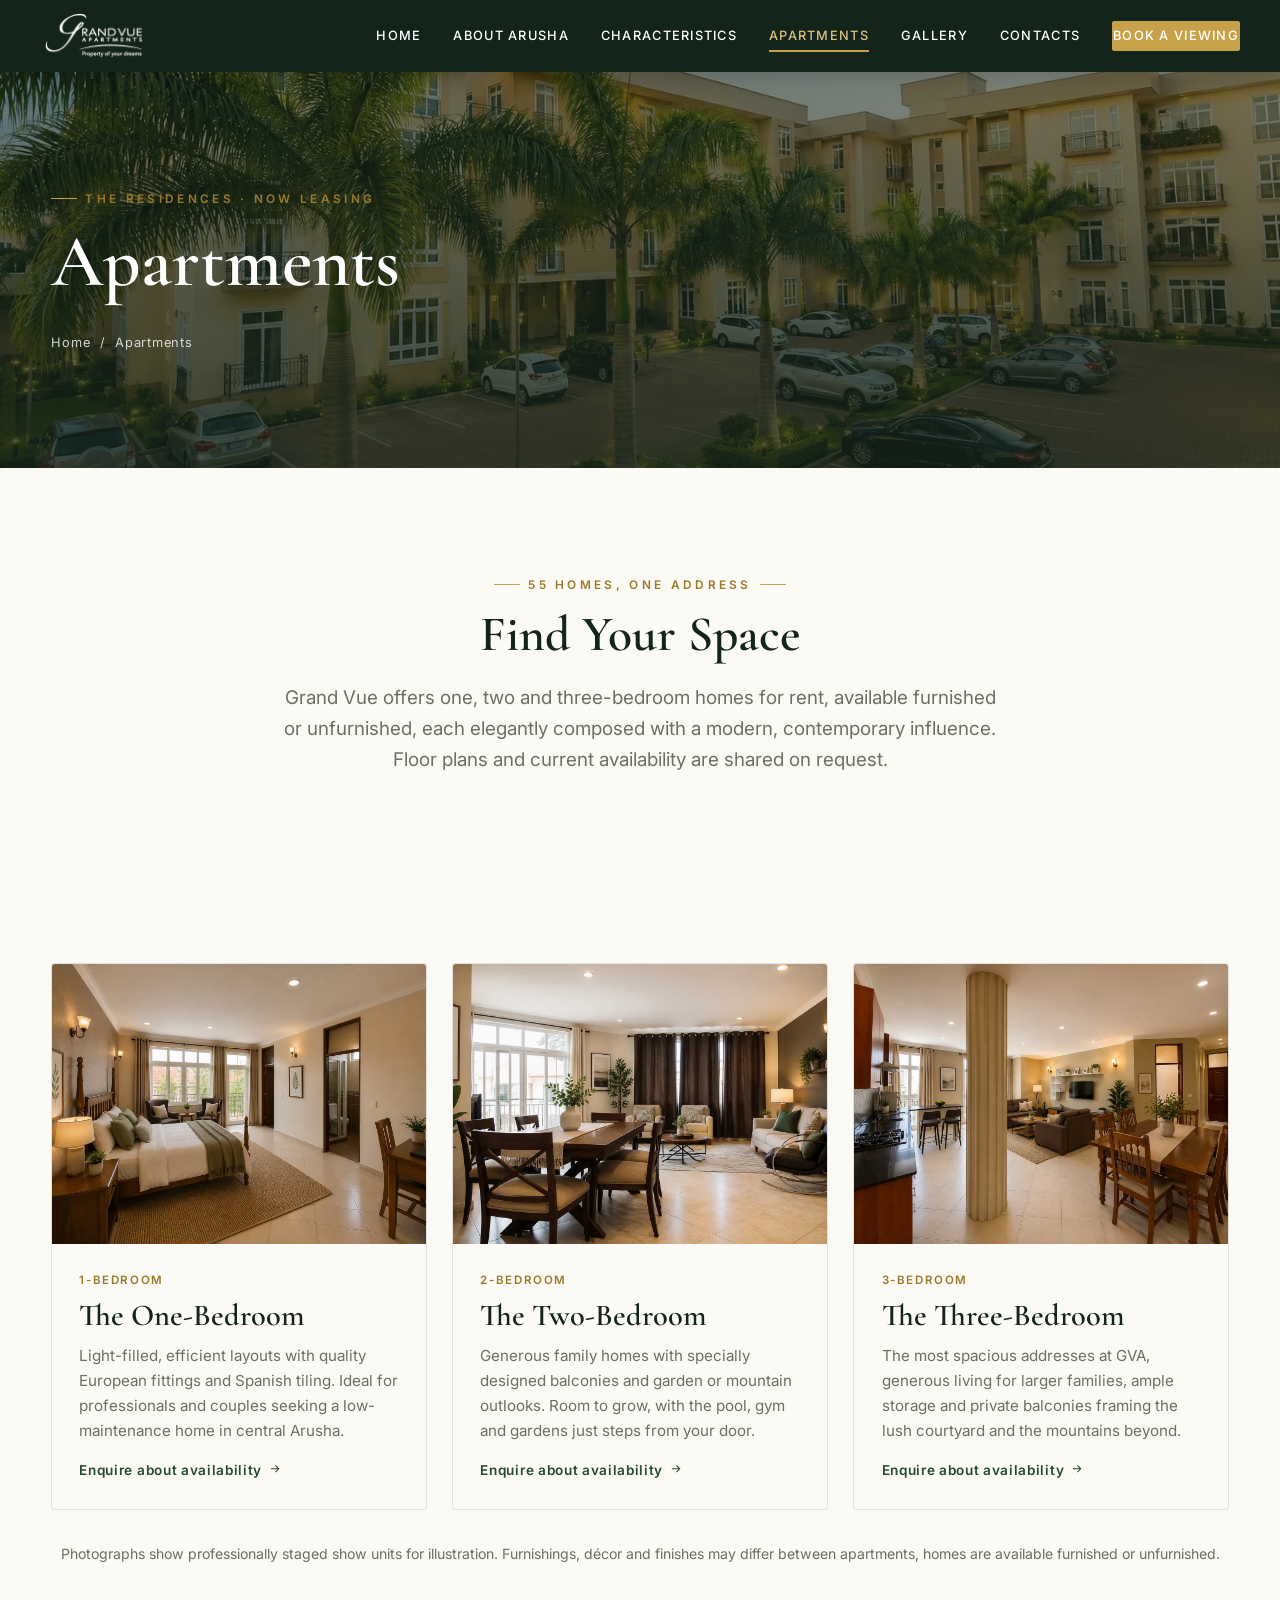
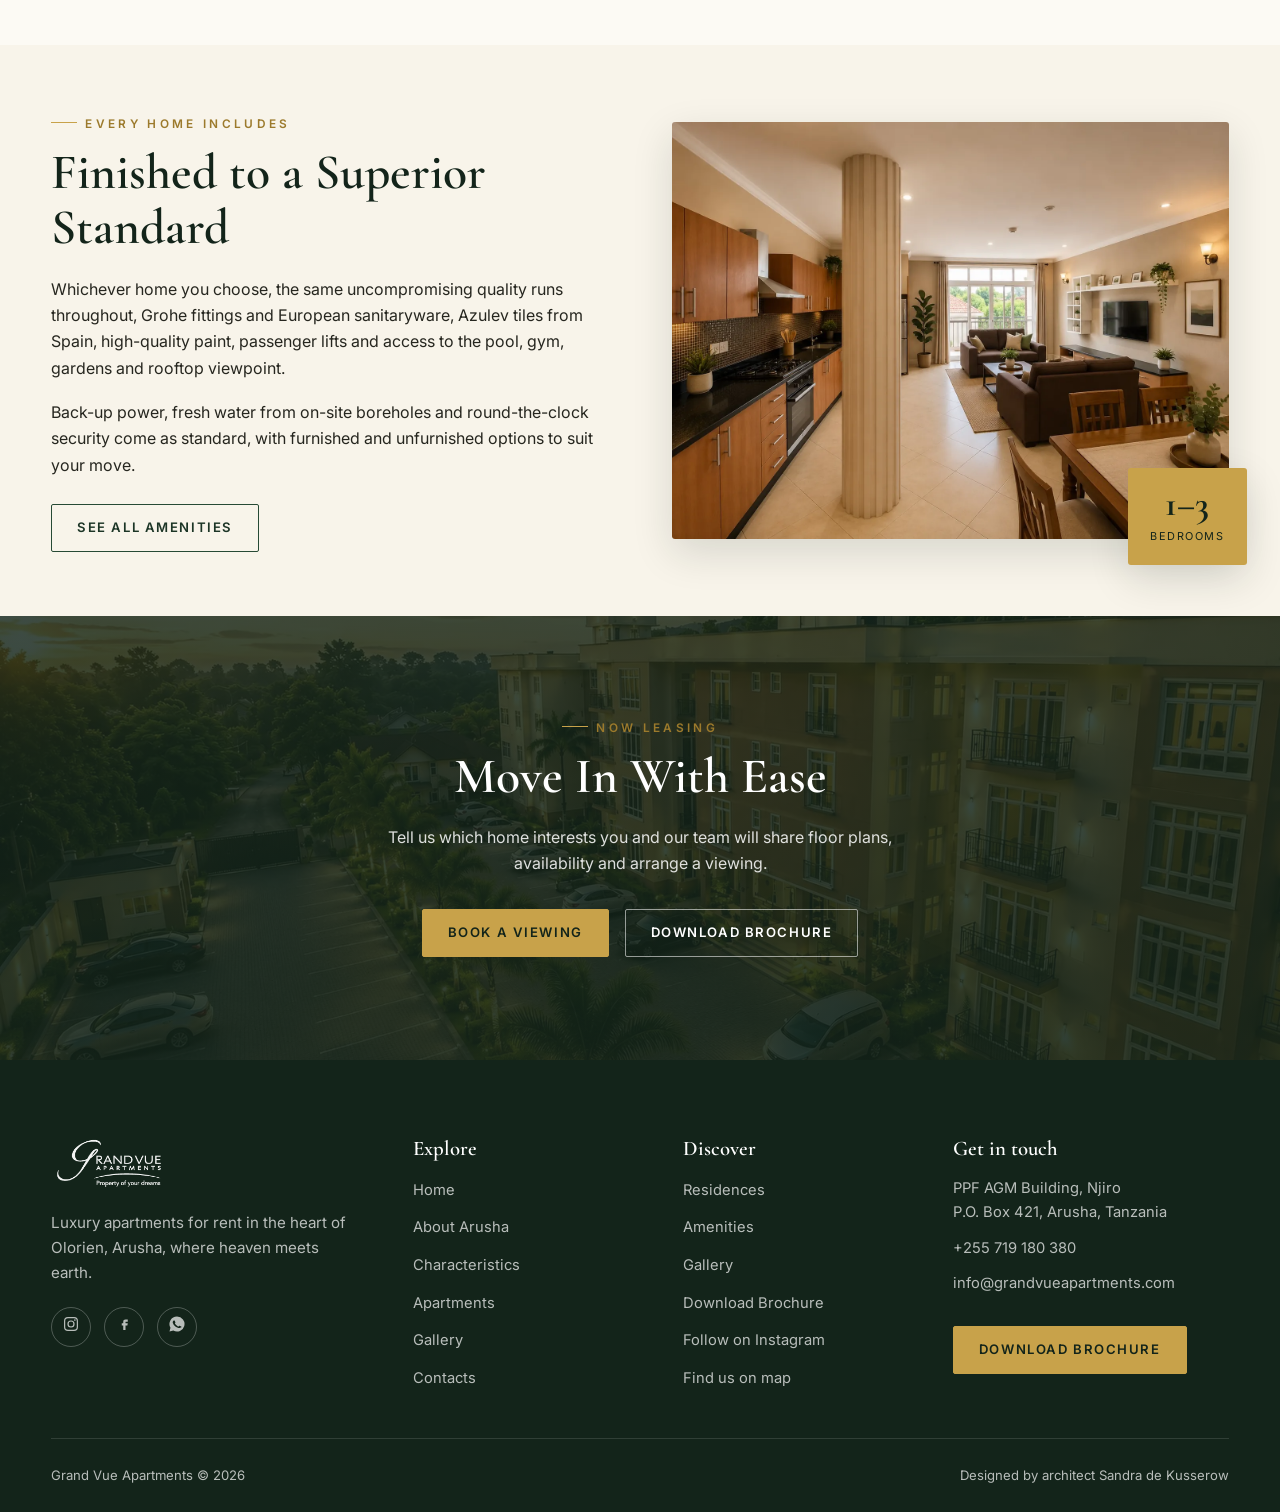
<file: apartments.html>
<!DOCTYPE html>
<html lang="en">
<head>
<meta charset="utf-8">
<meta name="viewport" content="width=device-width,initial-scale=1">
<title>Apartments for Rent | Grand Vue Apartments, Arusha</title>
<meta name="description" content="55 residences for rent at Grand Vue Apartments, Arusha, one, two and three-bedroom homes, furnished or unfurnished, each finished to a superior standard.">
<link rel="icon" href="assets/img/logo.png">
<link rel="preconnect" href="https://fonts.googleapis.com">
<link rel="preconnect" href="https://fonts.gstatic.com" crossorigin>
<link href="https://fonts.googleapis.com/css2?family=Cormorant+Garamond:ital,wght@0,500;0,600;1,500;1,600&family=Inter:wght@400;500;600&display=swap" rel="stylesheet">
<link rel="stylesheet" href="assets/css/style.css">
<link rel="canonical" href="https://www.grandvueapartments.com/apartments.html">
<meta property="og:type" content="website">
<meta property="og:site_name" content="Grand Vue Apartments">
<meta property="og:title" content="Apartments for Rent | Grand Vue Apartments, Arusha">
<meta property="og:description" content="55 residences for rent at Grand Vue Apartments, Arusha, one, two and three-bedroom homes, furnished or unfurnished, each finished to a superior standard.">
<meta property="og:url" content="https://www.grandvueapartments.com/apartments.html">
<meta property="og:image" content="https://www.grandvueapartments.com/assets/img/grand-vue-apartments-exterior-front.jpg">
<meta property="og:image:width" content="1537">
<meta property="og:image:height" content="1023">
<meta property="og:image:alt" content="Grand Vue Apartments exterior, Olorien, Arusha">
<meta name="twitter:card" content="summary_large_image">
<script type="application/ld+json">
{
 "@context": "https://schema.org",
 "@type": "ApartmentComplex",
 "name": "Grand Vue Apartments",
 "description": "55 luxury residences for rent in the heart of Olorien, Arusha, Tanzania, furnished and unfurnished one, two and three-bedroom apartments, with swimming pool, gym, landscaped gardens and views of Mt. Meru and Mt. Kilimanjaro.",
 "url": "https://www.grandvueapartments.com/",
 "telephone": "+255719180380",
 "email": "info@grandvueapartments.com",
 "numberOfAccommodationUnits": 55,
 "address": {
  "@type": "PostalAddress",
  "streetAddress": "PPF AGM Building, Njiro",
  "postOfficeBoxNumber": "421",
  "addressLocality": "Arusha",
  "addressCountry": "TZ"
 },
 "sameAs": [
  "https://www.instagram.com/grandvueapartments/",
  "https://www.facebook.com/GrandVueApartmentsLimited"
 ],
 "image": [
  "https://www.grandvueapartments.com/assets/img/grand-vue-apartments-exterior-front.jpg",
  "https://www.grandvueapartments.com/assets/img/grand-vue-apartments-exterior-palm-courtyard.jpg",
  "https://www.grandvueapartments.com/assets/img/grand-vue-apartments-swimming-pool.jpg"
 ],
 "amenityFeature": [
  {
   "@type": "LocationFeatureSpecification",
   "name": "Swimming Pool",
   "value": true
  },
  {
   "@type": "LocationFeatureSpecification",
   "name": "Gymnasium",
   "value": true
  },
  {
   "@type": "LocationFeatureSpecification",
   "name": "Landscaped Gardens",
   "value": true
  },
  {
   "@type": "LocationFeatureSpecification",
   "name": "Roof Terrace",
   "value": true
  },
  {
   "@type": "LocationFeatureSpecification",
   "name": "Back-Up Generator",
   "value": true
  },
  {
   "@type": "LocationFeatureSpecification",
   "name": "24/7 Security",
   "value": true
  },
  {
   "@type": "LocationFeatureSpecification",
   "name": "Secure Parking",
   "value": true
  },
  {
   "@type": "LocationFeatureSpecification",
   "name": "Passenger Lifts",
   "value": true
  },
  {
   "@type": "LocationFeatureSpecification",
   "name": "Borehole Water Supply",
   "value": true
  },
  {
   "@type": "LocationFeatureSpecification",
   "name": "Furnished Options",
   "value": true
  }
 ]
}
</script>
</head>
<body data-page="apartments.html" data-solid-header>

<header class="site-header solid">
  <div class="container">
    <a href="index.html" class="brand" aria-label="Grand Vue Apartments home">
      <img src="assets/img/logo.png" alt="Grand Vue Apartments" width="214" height="102">
    </a>
    <nav class="nav" aria-label="Main menu">
      <a href="index.html">Home</a>
      <a href="about-arusha.html">About Arusha</a>
      <a href="characteristics.html">Characteristics</a>
      <a href="apartments.html" class="active">Apartments</a>
      <a href="gallery.html">Gallery</a>
      <a href="contacts.html">Contacts</a>
      <a href="contacts.html" class="btn btn-gold header-cta">Book a Viewing</a>
    </nav>
    <button class="nav-toggle" aria-label="Toggle menu" aria-expanded="false"><span></span><span></span><span></span></button>
  </div>
</header>

<section class="page-banner" style="background-image:url('assets/img/grand-vue-apartments-exterior-front.webp')">
  <div class="container">
    <span class="eyebrow">The Residences · Now Leasing</span>
    <h1>Apartments</h1>
    <p class="crumbs"><a href="index.html">Home</a> &nbsp;/&nbsp; Apartments</p>
  </div>
</section>

<section class="section">
  <div class="container center" data-reveal style="max-width:720px;margin-inline:auto">
    <span class="eyebrow">55 Homes, One Address</span>
    <h2>Find Your Space</h2>
    <p class="lead">Grand Vue offers one, two and three-bedroom homes for rent, available furnished or unfurnished, each elegantly composed with a modern, contemporary influence. Floor plans and current availability are shared on request.</p>
  </div>
</section>

<section class="section tight">
  <div class="container">
    <div class="grid grid-3">
      <article class="res-card" data-reveal>
        <div class="media"><img src="assets/img/grand-vue-apartments-master-bedroom-ensuite.webp" alt="Master bedroom with en-suite in a one-bedroom apartment at GVA" width="1400" height="1050"></div>
        <div class="body">
          <span class="tag">1-Bedroom</span>
          <h3>The One-Bedroom</h3>
          <p>Light-filled, efficient layouts with quality European fittings and Spanish tiling. Ideal for professionals and couples seeking a low-maintenance home in central Arusha.</p>
          <a href="contacts.html" class="arrow">Enquire about availability <span data-icon="arrow"></span></a>
        </div>
      </article>
      <article class="res-card" data-reveal data-delay="1">
        <div class="media"><img src="assets/img/grand-vue-apartments-dining-living-area.webp" alt="Dining and living area of a family apartment at GVA" width="1400" height="932"></div>
        <div class="body">
          <span class="tag">2-Bedroom</span>
          <h3>The Two-Bedroom</h3>
          <p>Generous family homes with specially designed balconies and garden or mountain outlooks. Room to grow, with the pool, gym and gardens just steps from your door.</p>
          <a href="contacts.html" class="arrow">Enquire about availability <span data-icon="arrow"></span></a>
        </div>
      </article>
      <article class="res-card" data-reveal>
        <div class="media"><img src="assets/img/grand-vue-apartments-open-plan-living-dining-fluted-column.webp" alt="Open-plan living and dining with fluted column in a three-bedroom home at GVA" width="1400" height="1050"></div>
        <div class="body">
          <span class="tag">3-Bedroom</span>
          <h3>The Three-Bedroom</h3>
          <p>The most spacious addresses at GVA, generous living for larger families, ample storage and private balconies framing the lush courtyard and the mountains beyond.</p>
          <a href="contacts.html" class="arrow">Enquire about availability <span data-icon="arrow"></span></a>
        </div>
      </article>
    </div>
    <p class="center" style="margin-top:2rem;color:var(--muted);font-size:.88rem" data-reveal>Photographs show professionally staged show units for illustration. Furnishings, décor and finishes may differ between apartments, homes are available furnished or unfurnished.</p>
  </div>
</section>

<section class="section tight bg-cream">
  <div class="container split">
    <div data-reveal>
      <span class="eyebrow">Every Home Includes</span>
      <h2>Finished to a Superior Standard</h2>
      <p>Whichever home you choose, the same uncompromising quality runs throughout, Grohe fittings and European sanitaryware, Azulev tiles from Spain, high-quality paint, passenger lifts and access to the pool, gym, gardens and rooftop viewpoint.</p>
      <p style="margin-bottom:1.6rem">Back-up power, fresh water from on-site boreholes and round-the-clock security come as standard, with furnished and unfurnished options to suit your move.</p>
      <a href="characteristics.html" class="btn btn-ghost">See All Amenities</a>
    </div>
    <div class="split-media" data-reveal data-delay="1">
      <img src="assets/img/grand-vue-apartments-kitchen-open-plan.webp" alt="Modern open-plan kitchen at Grand Vue Apartments" width="1400" height="1050">
      <div class="badge"><b>1&ndash;3</b><span>Bedrooms</span></div>
    </div>
  </div>
</section>

<section class="cta-band" style="background-image:url('assets/img/grand-vue-apartments-exterior-aerial-sunset.webp')">
  <div class="container" data-reveal>
    <span class="eyebrow center" style="display:block">Now Leasing</span>
    <h2>Move In With Ease</h2>
    <p>Tell us which home interests you and our team will share floor plans, availability and arrange a viewing.</p>
    <div class="cta-actions">
      <a href="contacts.html" class="btn btn-gold">Book a Viewing</a>
      <a href="assets/GVA-Brochure.pdf" target="_blank" rel="noopener" class="btn btn-outline">Download Brochure</a>
    </div>
  </div>
</section>

<footer class="site-footer">
  <div class="container">
    <div class="footer-top">
      <div>
        <img class="flogo" src="assets/img/logo.png" alt="Grand Vue Apartments" width="214" height="102">
        <p class="ftagline">Luxury apartments for rent in the heart of Olorien, Arusha, where heaven meets earth.</p>
        <div class="fsocial">
          <a href="https://www.instagram.com/grandvueapartments/" target="_blank" rel="noopener" aria-label="Instagram"><span data-icon="ig"></span></a>
          <a href="https://www.facebook.com/GrandVueApartmentsLimited" target="_blank" rel="noopener" aria-label="Facebook"><span data-icon="fb"></span></a>
          <a href="https://wa.me/255719180380" target="_blank" rel="noopener" aria-label="WhatsApp"><span data-icon="wa"></span></a>
        </div>
      </div>
      <div><h4>Explore</h4><ul class="fmenu">
        <li><a href="index.html">Home</a></li>
        <li><a href="about-arusha.html">About Arusha</a></li>
        <li><a href="characteristics.html">Characteristics</a></li>
        <li><a href="apartments.html">Apartments</a></li>
        <li><a href="gallery.html">Gallery</a></li>
        <li><a href="contacts.html">Contacts</a></li>
      </ul></div>
      <div><h4>Discover</h4><ul class="fmenu">
        <li><a href="apartments.html">Residences</a></li>
        <li><a href="characteristics.html">Amenities</a></li>
        <li><a href="gallery.html">Gallery</a></li>
        <li><a href="assets/GVA-Brochure.pdf" target="_blank" rel="noopener">Download Brochure</a></li>
        <li><a href="https://www.instagram.com/grandvueapartments/" target="_blank" rel="noopener">Follow on Instagram</a></li>
        <li><a href="contacts.html#map">Find us on map</a></li>
      </ul></div>
      <div class="fcontact"><h4>Get in touch</h4>
        <p>PPF AGM Building, Njiro<br>P.O. Box 421, Arusha, Tanzania</p>
        <p><a href="tel:+255719180380">+255 719 180 380</a></p>
        <p><a href="mailto:info@grandvueapartments.com">info@grandvueapartments.com</a></p>
        <a class="btn btn-gold fbrochure" href="assets/GVA-Brochure.pdf" target="_blank" rel="noopener">Download Brochure</a>
      </div>
    </div>
    <div class="footer-bottom">
      <span>Grand Vue Apartments &copy; 2026</span>
      <span>Designed by architect <a href="https://www.sandradekusserow.com/" target="_blank" rel="noopener">Sandra de Kusserow</a></span>
    </div>
  </div>
</footer>
<script src="assets/js/main.js"></script>
</body>
</html>
</file>
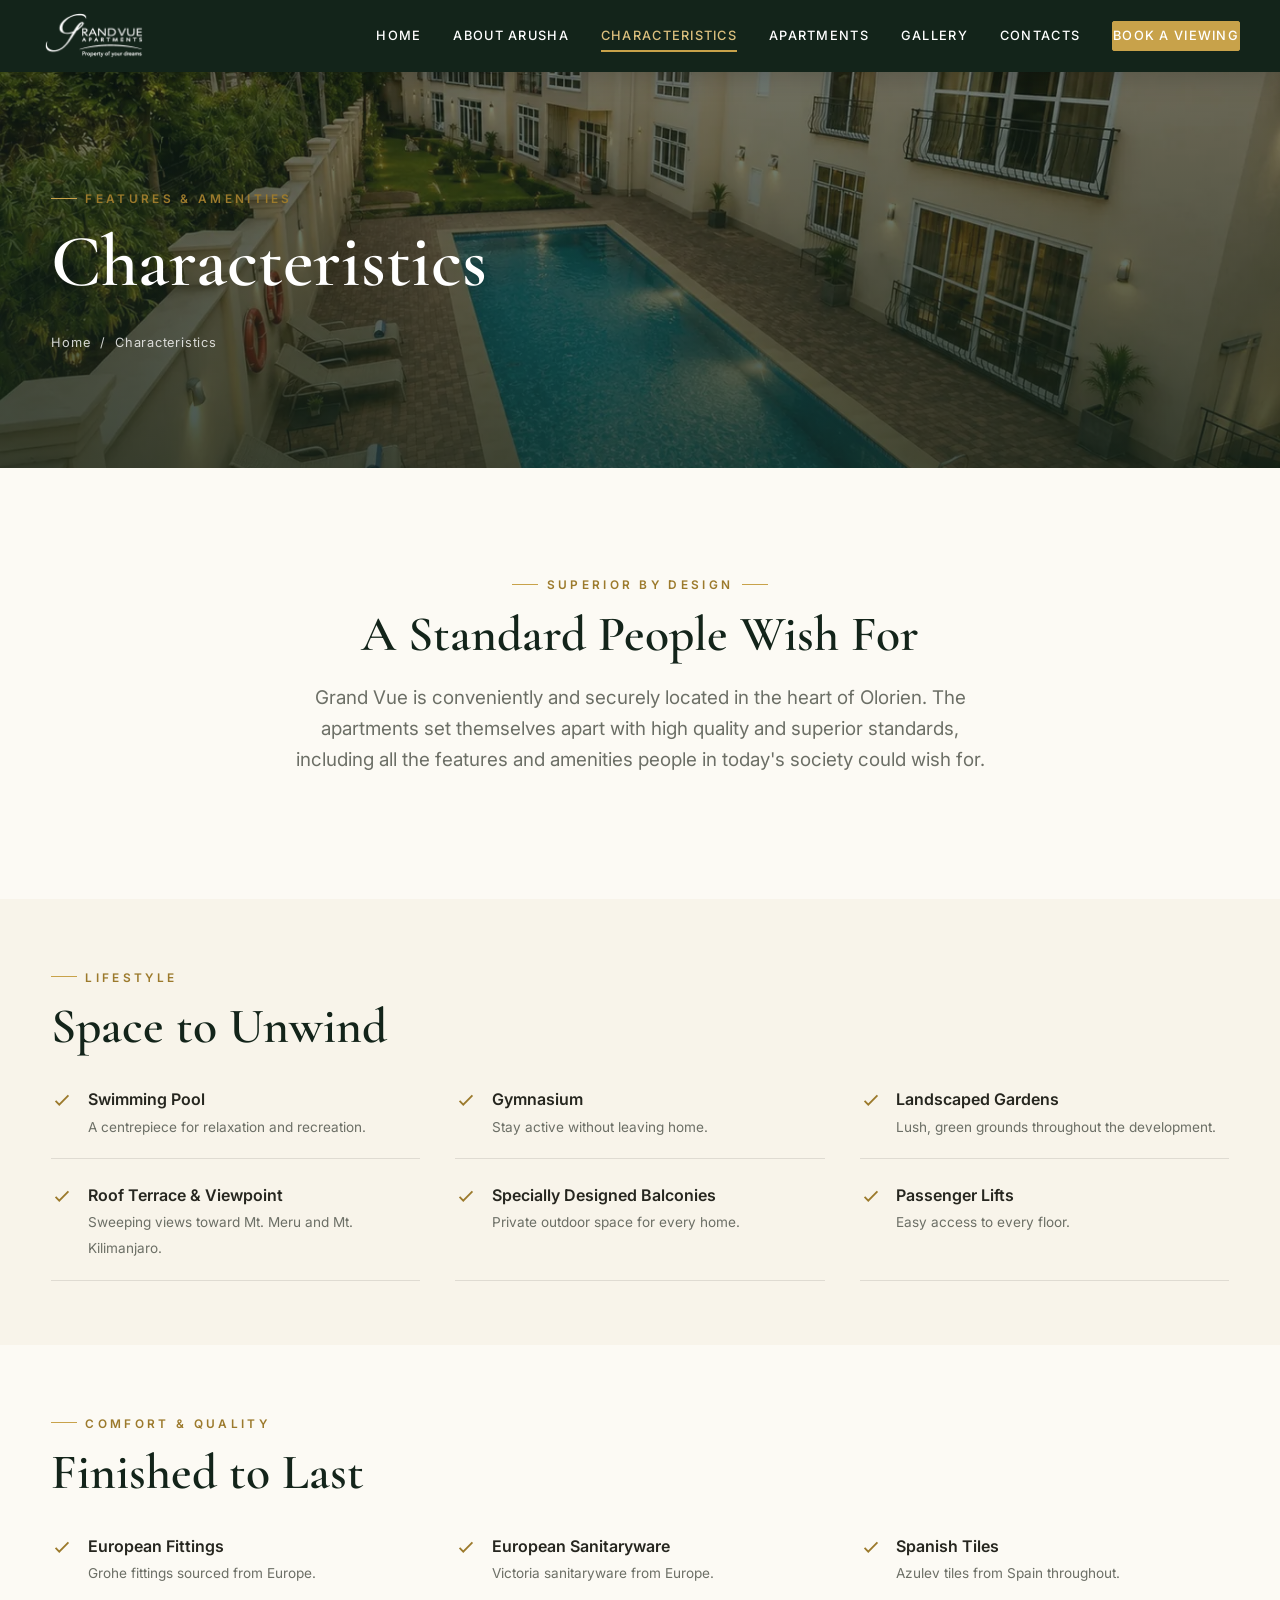
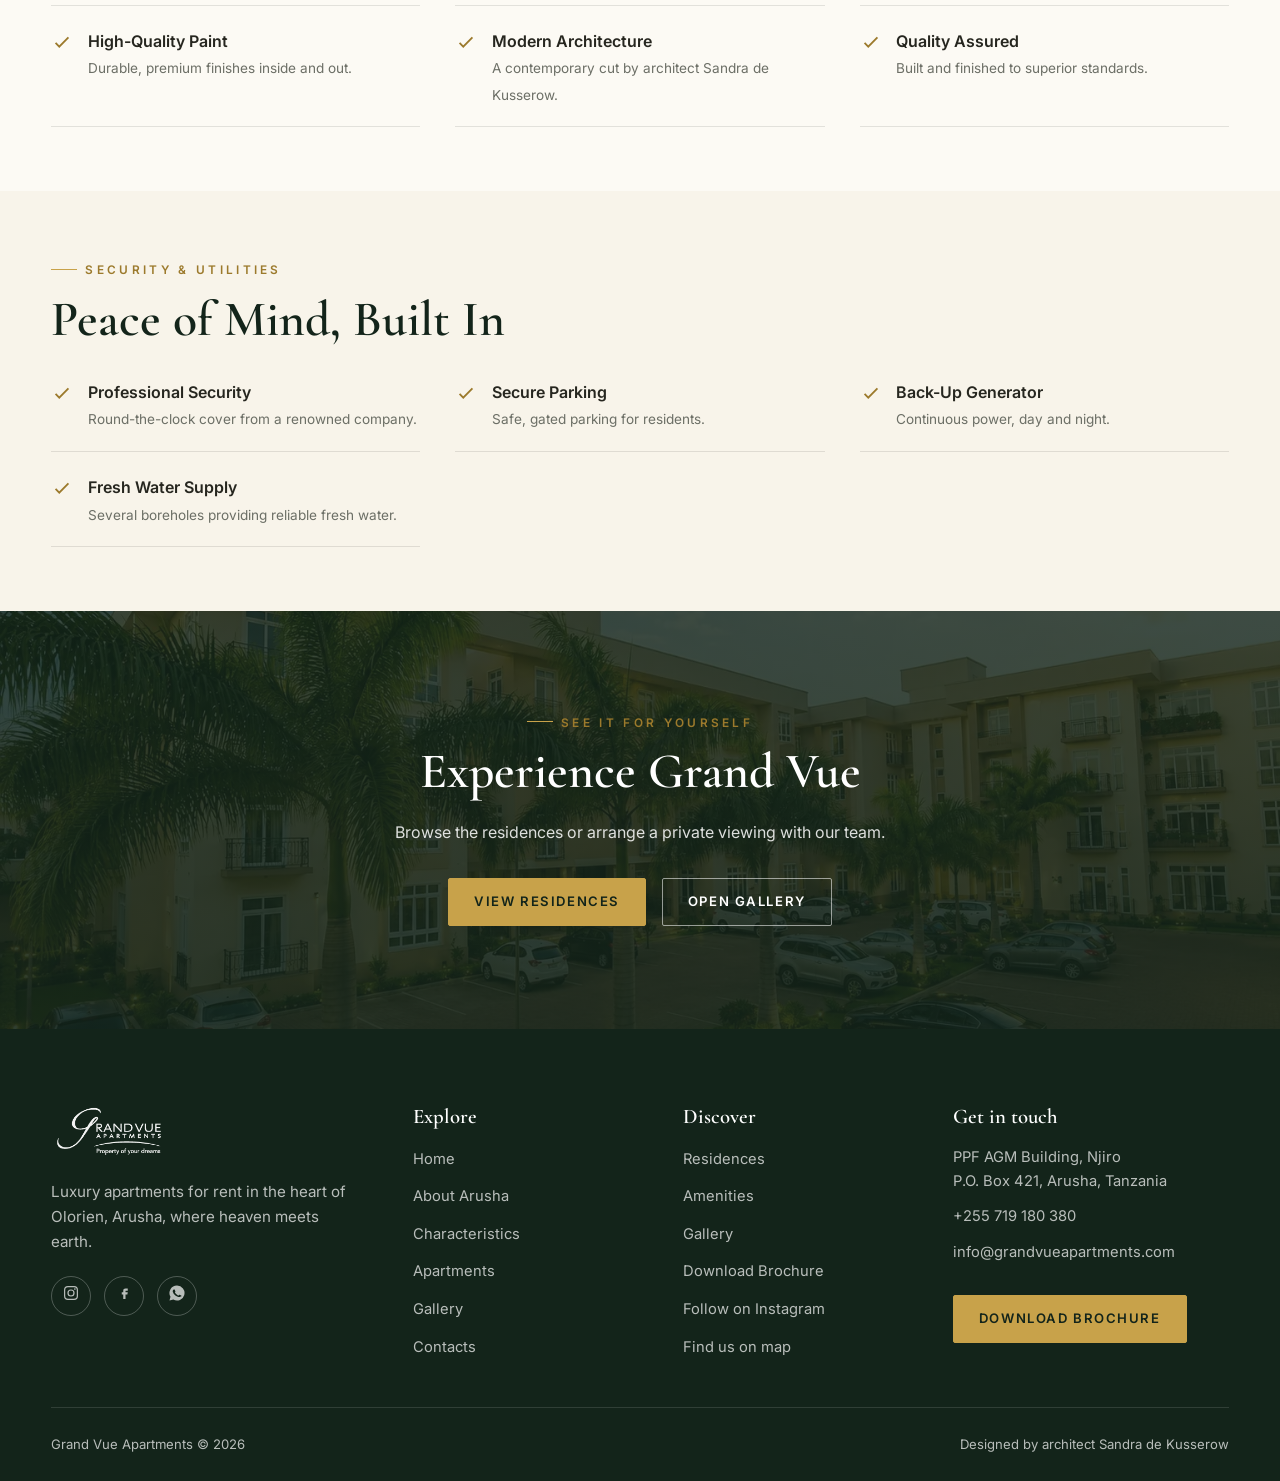
<file: characteristics.html>
<!DOCTYPE html>
<html lang="en">
<head>
<meta charset="utf-8">
<meta name="viewport" content="width=device-width,initial-scale=1">
<title>Characteristics &amp; Amenities | Grand Vue Apartments</title>
<meta name="description" content="High quality and superior standards, pool, gym, landscaped gardens, back-up power, fresh water, European fittings, Spanish tiles and round-the-clock security at Grand Vue Apartments, Arusha.">
<link rel="icon" href="assets/img/logo.png">
<link rel="preconnect" href="https://fonts.googleapis.com">
<link rel="preconnect" href="https://fonts.gstatic.com" crossorigin>
<link href="https://fonts.googleapis.com/css2?family=Cormorant+Garamond:ital,wght@0,500;0,600;1,500;1,600&family=Inter:wght@400;500;600&display=swap" rel="stylesheet">
<link rel="stylesheet" href="assets/css/style.css">
<link rel="canonical" href="https://www.grandvueapartments.com/characteristics.html">
<meta property="og:type" content="website">
<meta property="og:site_name" content="Grand Vue Apartments">
<meta property="og:title" content="Characteristics &amp; Amenities | Grand Vue Apartments">
<meta property="og:description" content="High quality and superior standards, pool, gym, landscaped gardens, back-up power, fresh water, European fittings, Spanish tiles and round-the-clock security at Grand Vue Apartments, Arusha.">
<meta property="og:url" content="https://www.grandvueapartments.com/characteristics.html">
<meta property="og:image" content="https://www.grandvueapartments.com/assets/img/grand-vue-apartments-exterior-front.jpg">
<meta property="og:image:width" content="1537">
<meta property="og:image:height" content="1023">
<meta property="og:image:alt" content="Grand Vue Apartments exterior, Olorien, Arusha">
<meta name="twitter:card" content="summary_large_image">
<script type="application/ld+json">
{
 "@context": "https://schema.org",
 "@type": "ApartmentComplex",
 "name": "Grand Vue Apartments",
 "description": "55 luxury residences for rent in the heart of Olorien, Arusha, Tanzania, furnished and unfurnished one, two and three-bedroom apartments, with swimming pool, gym, landscaped gardens and views of Mt. Meru and Mt. Kilimanjaro.",
 "url": "https://www.grandvueapartments.com/",
 "telephone": "+255719180380",
 "email": "info@grandvueapartments.com",
 "numberOfAccommodationUnits": 55,
 "address": {
  "@type": "PostalAddress",
  "streetAddress": "PPF AGM Building, Njiro",
  "postOfficeBoxNumber": "421",
  "addressLocality": "Arusha",
  "addressCountry": "TZ"
 },
 "sameAs": [
  "https://www.instagram.com/grandvueapartments/",
  "https://www.facebook.com/GrandVueApartmentsLimited"
 ],
 "image": [
  "https://www.grandvueapartments.com/assets/img/grand-vue-apartments-exterior-front.jpg",
  "https://www.grandvueapartments.com/assets/img/grand-vue-apartments-exterior-palm-courtyard.jpg",
  "https://www.grandvueapartments.com/assets/img/grand-vue-apartments-swimming-pool.jpg"
 ],
 "amenityFeature": [
  {
   "@type": "LocationFeatureSpecification",
   "name": "Swimming Pool",
   "value": true
  },
  {
   "@type": "LocationFeatureSpecification",
   "name": "Gymnasium",
   "value": true
  },
  {
   "@type": "LocationFeatureSpecification",
   "name": "Landscaped Gardens",
   "value": true
  },
  {
   "@type": "LocationFeatureSpecification",
   "name": "Roof Terrace",
   "value": true
  },
  {
   "@type": "LocationFeatureSpecification",
   "name": "Back-Up Generator",
   "value": true
  },
  {
   "@type": "LocationFeatureSpecification",
   "name": "24/7 Security",
   "value": true
  },
  {
   "@type": "LocationFeatureSpecification",
   "name": "Secure Parking",
   "value": true
  },
  {
   "@type": "LocationFeatureSpecification",
   "name": "Passenger Lifts",
   "value": true
  },
  {
   "@type": "LocationFeatureSpecification",
   "name": "Borehole Water Supply",
   "value": true
  },
  {
   "@type": "LocationFeatureSpecification",
   "name": "Furnished Options",
   "value": true
  }
 ]
}
</script>
</head>
<body data-page="characteristics.html" data-solid-header>

<header class="site-header solid">
  <div class="container">
    <a href="index.html" class="brand" aria-label="Grand Vue Apartments home">
      <img src="assets/img/logo.png" alt="Grand Vue Apartments" width="214" height="102">
    </a>
    <nav class="nav" aria-label="Main menu">
      <a href="index.html">Home</a>
      <a href="about-arusha.html">About Arusha</a>
      <a href="characteristics.html" class="active">Characteristics</a>
      <a href="apartments.html">Apartments</a>
      <a href="gallery.html">Gallery</a>
      <a href="contacts.html">Contacts</a>
      <a href="contacts.html" class="btn btn-gold header-cta">Book a Viewing</a>
    </nav>
    <button class="nav-toggle" aria-label="Toggle menu" aria-expanded="false"><span></span><span></span><span></span></button>
  </div>
</header>

<section class="page-banner" style="background-image:url('assets/img/grand-vue-apartments-swimming-pool.webp')">
  <div class="container">
    <span class="eyebrow">Features &amp; Amenities</span>
    <h1>Characteristics</h1>
    <p class="crumbs"><a href="index.html">Home</a> &nbsp;/&nbsp; Characteristics</p>
  </div>
</section>

<section class="section">
  <div class="container center" data-reveal style="max-width:720px;margin-inline:auto">
    <span class="eyebrow">Superior By Design</span>
    <h2>A Standard People Wish For</h2>
    <p class="lead">Grand Vue is conveniently and securely located in the heart of Olorien. The apartments set themselves apart with high quality and superior standards, including all the features and amenities people in today's society could wish for.</p>
  </div>
</section>

<!-- LIFESTYLE -->
<section class="section tight bg-cream">
  <div class="container">
    <span class="eyebrow" data-reveal>Lifestyle</span>
    <h2 data-reveal style="margin-bottom:2rem">Space to Unwind</h2>
    <div class="amenity-grid" data-reveal>
      <div class="amenity"><span data-icon="check"></span><div><b>Swimming Pool</b><small>A centrepiece for relaxation and recreation.</small></div></div>
      <div class="amenity"><span data-icon="check"></span><div><b>Gymnasium</b><small>Stay active without leaving home.</small></div></div>
      <div class="amenity"><span data-icon="check"></span><div><b>Landscaped Gardens</b><small>Lush, green grounds throughout the development.</small></div></div>
      <div class="amenity"><span data-icon="check"></span><div><b>Roof Terrace &amp; Viewpoint</b><small>Sweeping views toward Mt. Meru and Mt. Kilimanjaro.</small></div></div>
      <div class="amenity"><span data-icon="check"></span><div><b>Specially Designed Balconies</b><small>Private outdoor space for every home.</small></div></div>
      <div class="amenity"><span data-icon="check"></span><div><b>Passenger Lifts</b><small>Easy access to every floor.</small></div></div>
    </div>
  </div>
</section>

<!-- QUALITY -->
<section class="section tight">
  <div class="container">
    <span class="eyebrow" data-reveal>Comfort &amp; Quality</span>
    <h2 data-reveal style="margin-bottom:2rem">Finished to Last</h2>
    <div class="amenity-grid" data-reveal>
      <div class="amenity"><span data-icon="check"></span><div><b>European Fittings</b><small>Grohe fittings sourced from Europe.</small></div></div>
      <div class="amenity"><span data-icon="check"></span><div><b>European Sanitaryware</b><small>Victoria sanitaryware from Europe.</small></div></div>
      <div class="amenity"><span data-icon="check"></span><div><b>Spanish Tiles</b><small>Azulev tiles from Spain throughout.</small></div></div>
      <div class="amenity"><span data-icon="check"></span><div><b>High-Quality Paint</b><small>Durable, premium finishes inside and out.</small></div></div>
      <div class="amenity"><span data-icon="check"></span><div><b>Modern Architecture</b><small>A contemporary cut by architect Sandra de Kusserow.</small></div></div>
      <div class="amenity"><span data-icon="check"></span><div><b>Quality Assured</b><small>Built and finished to superior standards.</small></div></div>
    </div>
  </div>
</section>

<!-- SECURITY & UTILITIES -->
<section class="section tight bg-cream">
  <div class="container">
    <span class="eyebrow" data-reveal>Security &amp; Utilities</span>
    <h2 data-reveal style="margin-bottom:2rem">Peace of Mind, Built In</h2>
    <div class="amenity-grid" data-reveal>
      <div class="amenity"><span data-icon="check"></span><div><b>Professional Security</b><small>Round-the-clock cover from a renowned company.</small></div></div>
      <div class="amenity"><span data-icon="check"></span><div><b>Secure Parking</b><small>Safe, gated parking for residents.</small></div></div>
      <div class="amenity"><span data-icon="check"></span><div><b>Back-Up Generator</b><small>Continuous power, day and night.</small></div></div>
      <div class="amenity"><span data-icon="check"></span><div><b>Fresh Water Supply</b><small>Several boreholes providing reliable fresh water.</small></div></div>
    </div>
  </div>
</section>

<section class="cta-band" style="background-image:url('assets/img/grand-vue-apartments-exterior-front.webp')">
  <div class="container" data-reveal>
    <span class="eyebrow center" style="display:block">See It For Yourself</span>
    <h2>Experience Grand Vue</h2>
    <p>Browse the residences or arrange a private viewing with our team.</p>
    <div class="cta-actions">
      <a href="apartments.html" class="btn btn-gold">View Residences</a>
      <a href="gallery.html" class="btn btn-outline">Open Gallery</a>
    </div>
  </div>
</section>

<footer class="site-footer">
  <div class="container">
    <div class="footer-top">
      <div>
        <img class="flogo" src="assets/img/logo.png" alt="Grand Vue Apartments" width="214" height="102">
        <p class="ftagline">Luxury apartments for rent in the heart of Olorien, Arusha, where heaven meets earth.</p>
        <div class="fsocial">
          <a href="https://www.instagram.com/grandvueapartments/" target="_blank" rel="noopener" aria-label="Instagram"><span data-icon="ig"></span></a>
          <a href="https://www.facebook.com/GrandVueApartmentsLimited" target="_blank" rel="noopener" aria-label="Facebook"><span data-icon="fb"></span></a>
          <a href="https://wa.me/255719180380" target="_blank" rel="noopener" aria-label="WhatsApp"><span data-icon="wa"></span></a>
        </div>
      </div>
      <div><h4>Explore</h4><ul class="fmenu">
        <li><a href="index.html">Home</a></li>
        <li><a href="about-arusha.html">About Arusha</a></li>
        <li><a href="characteristics.html">Characteristics</a></li>
        <li><a href="apartments.html">Apartments</a></li>
        <li><a href="gallery.html">Gallery</a></li>
        <li><a href="contacts.html">Contacts</a></li>
      </ul></div>
      <div><h4>Discover</h4><ul class="fmenu">
        <li><a href="apartments.html">Residences</a></li>
        <li><a href="characteristics.html">Amenities</a></li>
        <li><a href="gallery.html">Gallery</a></li>
        <li><a href="assets/GVA-Brochure.pdf" target="_blank" rel="noopener">Download Brochure</a></li>
        <li><a href="https://www.instagram.com/grandvueapartments/" target="_blank" rel="noopener">Follow on Instagram</a></li>
        <li><a href="contacts.html#map">Find us on map</a></li>
      </ul></div>
      <div class="fcontact"><h4>Get in touch</h4>
        <p>PPF AGM Building, Njiro<br>P.O. Box 421, Arusha, Tanzania</p>
        <p><a href="tel:+255719180380">+255 719 180 380</a></p>
        <p><a href="mailto:info@grandvueapartments.com">info@grandvueapartments.com</a></p>
        <a class="btn btn-gold fbrochure" href="assets/GVA-Brochure.pdf" target="_blank" rel="noopener">Download Brochure</a>
      </div>
    </div>
    <div class="footer-bottom">
      <span>Grand Vue Apartments &copy; 2026</span>
      <span>Designed by architect <a href="https://www.sandradekusserow.com/" target="_blank" rel="noopener">Sandra de Kusserow</a></span>
    </div>
  </div>
</footer>
<script src="assets/js/main.js"></script>
</body>
</html>
</file>
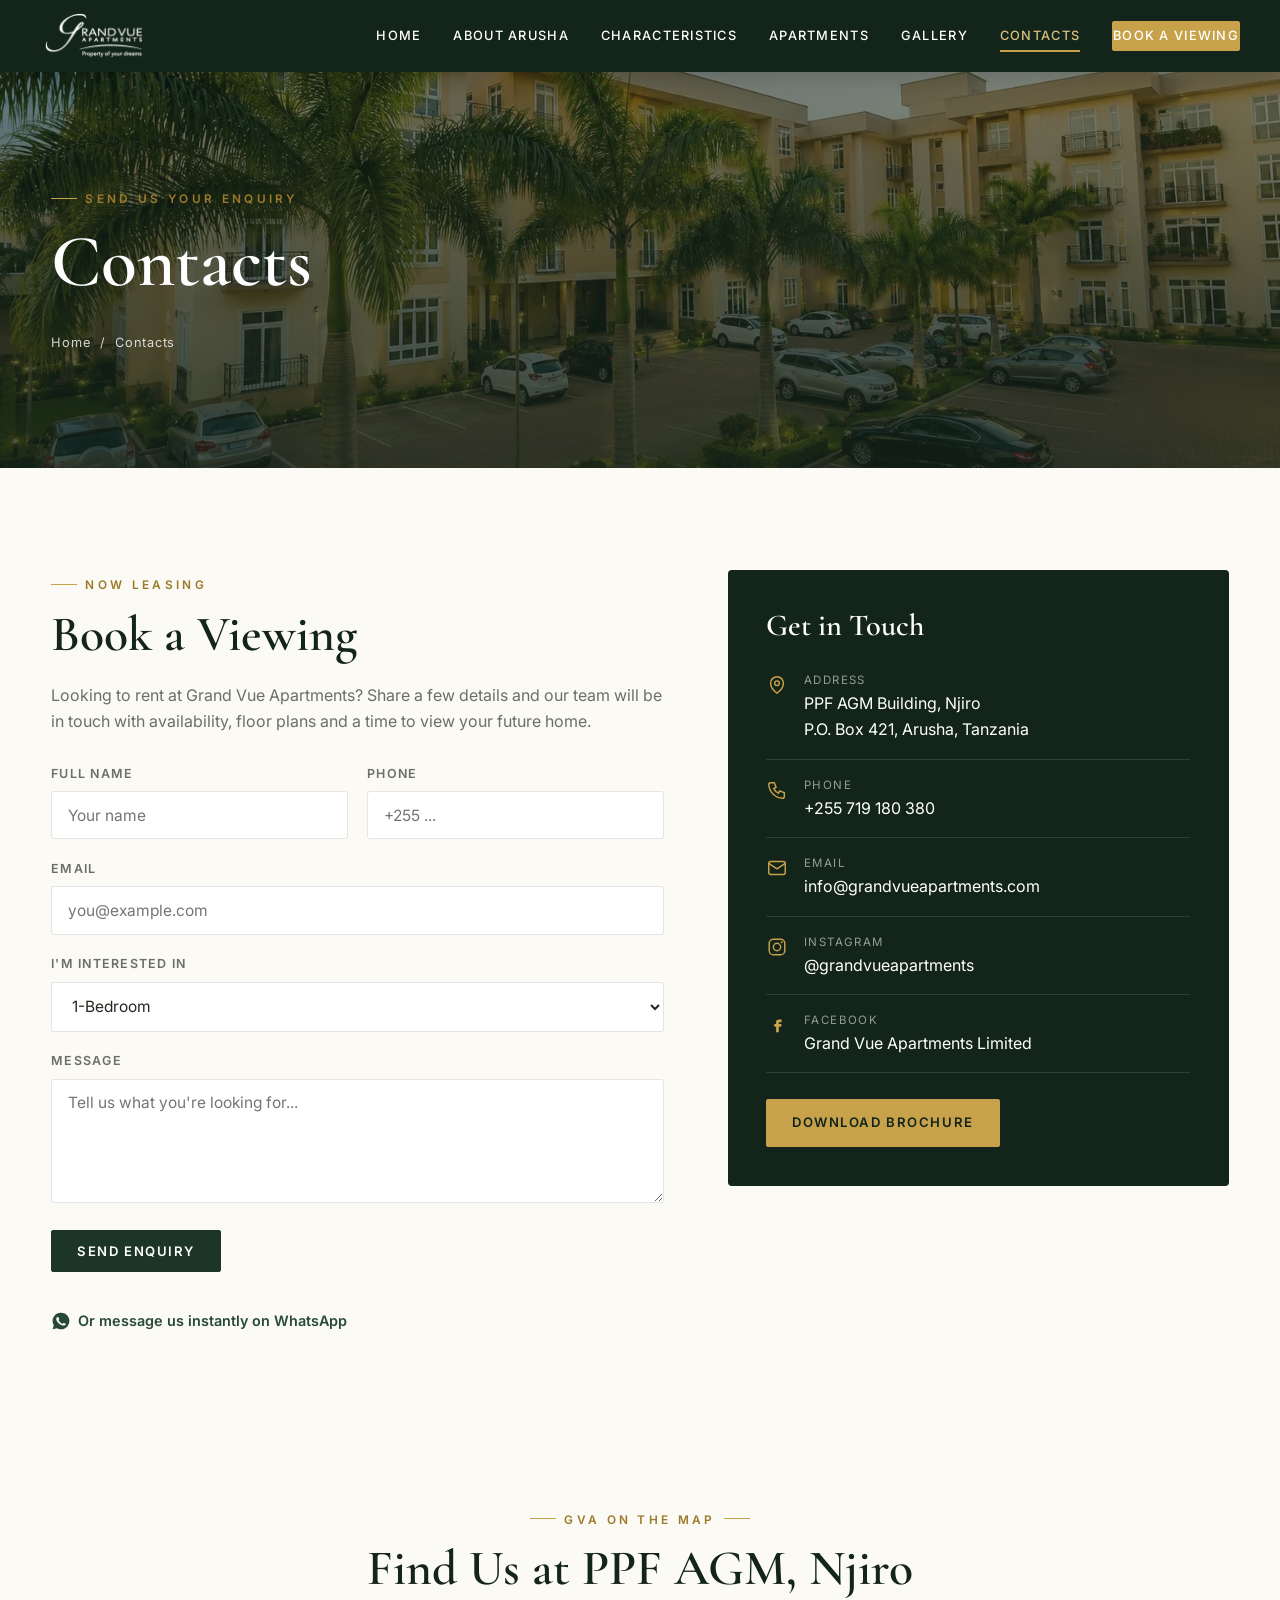
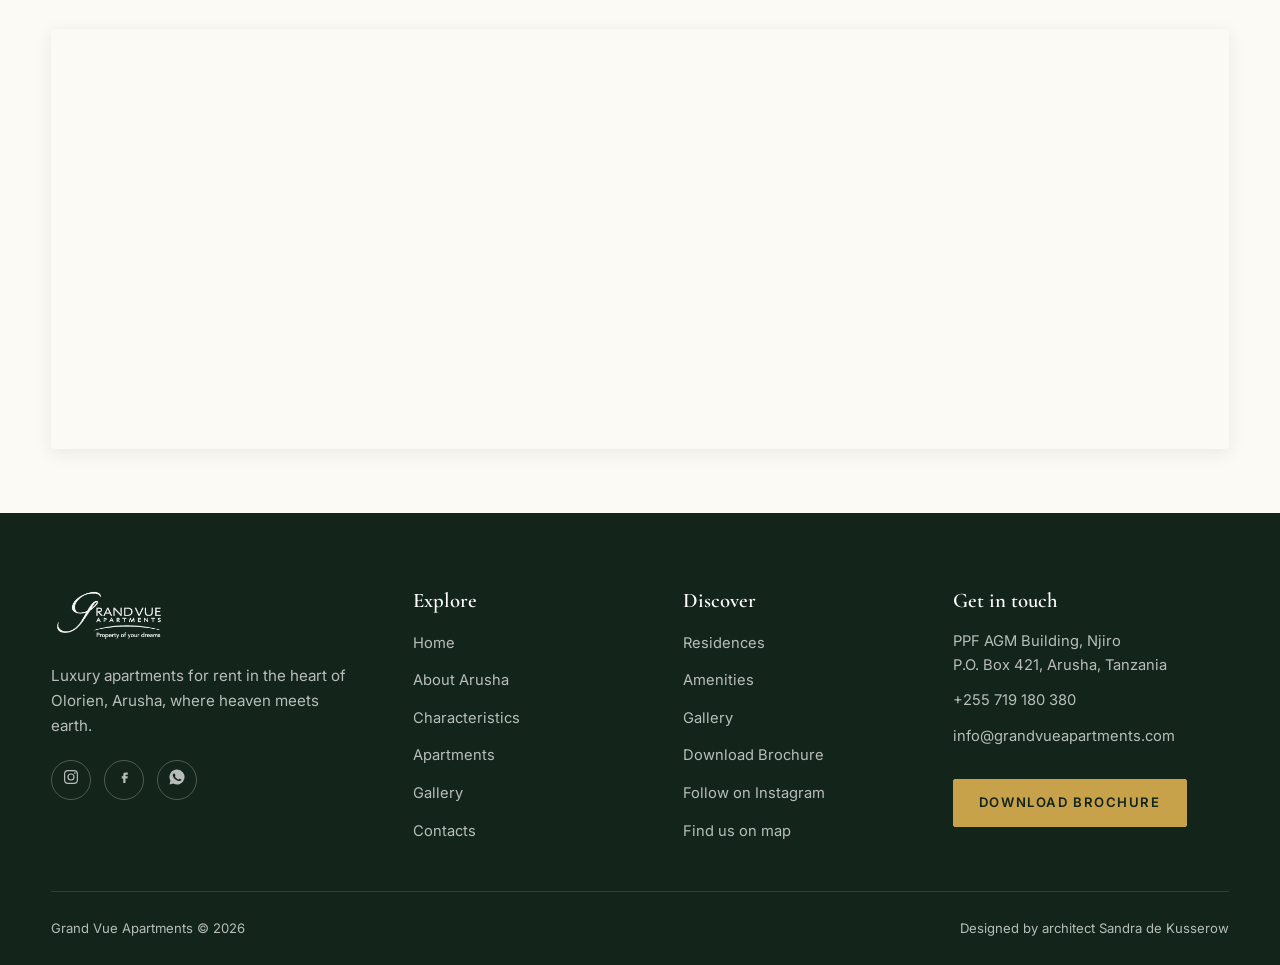
<file: contacts.html>
<!DOCTYPE html>
<html lang="en">
<head>
<meta charset="utf-8">
<meta name="viewport" content="width=device-width,initial-scale=1">
<title>Contacts | Grand Vue Apartments</title>
<meta name="description" content="Book a viewing at Grand Vue Apartments, Olorien, Arusha, apartments for rent. Call +255 719 180 380, WhatsApp, email info@grandvueapartments.com or enquire online.">
<link rel="icon" href="assets/img/logo.png">
<link rel="preconnect" href="https://fonts.googleapis.com">
<link rel="preconnect" href="https://fonts.gstatic.com" crossorigin>
<link href="https://fonts.googleapis.com/css2?family=Cormorant+Garamond:ital,wght@0,500;0,600;1,500;1,600&family=Inter:wght@400;500;600&display=swap" rel="stylesheet">
<link rel="stylesheet" href="assets/css/style.css">
<link rel="canonical" href="https://www.grandvueapartments.com/contacts.html">
<meta property="og:type" content="website">
<meta property="og:site_name" content="Grand Vue Apartments">
<meta property="og:title" content="Contacts | Grand Vue Apartments">
<meta property="og:description" content="Book a viewing at Grand Vue Apartments, Olorien, Arusha, apartments for rent. Call +255 719 180 380, WhatsApp, email info@grandvueapartments.com or enquire online.">
<meta property="og:url" content="https://www.grandvueapartments.com/contacts.html">
<meta property="og:image" content="https://www.grandvueapartments.com/assets/img/grand-vue-apartments-exterior-front.jpg">
<meta property="og:image:width" content="1537">
<meta property="og:image:height" content="1023">
<meta property="og:image:alt" content="Grand Vue Apartments exterior, Olorien, Arusha">
<meta name="twitter:card" content="summary_large_image">
<script type="application/ld+json">
{
 "@context": "https://schema.org",
 "@type": "ApartmentComplex",
 "name": "Grand Vue Apartments",
 "description": "55 luxury residences for rent in the heart of Olorien, Arusha, Tanzania, furnished and unfurnished one, two and three-bedroom apartments, with swimming pool, gym, landscaped gardens and views of Mt. Meru and Mt. Kilimanjaro.",
 "url": "https://www.grandvueapartments.com/",
 "telephone": "+255719180380",
 "email": "info@grandvueapartments.com",
 "numberOfAccommodationUnits": 55,
 "address": {
  "@type": "PostalAddress",
  "streetAddress": "PPF AGM Building, Njiro",
  "postOfficeBoxNumber": "421",
  "addressLocality": "Arusha",
  "addressCountry": "TZ"
 },
 "sameAs": [
  "https://www.instagram.com/grandvueapartments/",
  "https://www.facebook.com/GrandVueApartmentsLimited"
 ],
 "image": [
  "https://www.grandvueapartments.com/assets/img/grand-vue-apartments-exterior-front.jpg",
  "https://www.grandvueapartments.com/assets/img/grand-vue-apartments-exterior-palm-courtyard.jpg",
  "https://www.grandvueapartments.com/assets/img/grand-vue-apartments-swimming-pool.jpg"
 ],
 "amenityFeature": [
  {
   "@type": "LocationFeatureSpecification",
   "name": "Swimming Pool",
   "value": true
  },
  {
   "@type": "LocationFeatureSpecification",
   "name": "Gymnasium",
   "value": true
  },
  {
   "@type": "LocationFeatureSpecification",
   "name": "Landscaped Gardens",
   "value": true
  },
  {
   "@type": "LocationFeatureSpecification",
   "name": "Roof Terrace",
   "value": true
  },
  {
   "@type": "LocationFeatureSpecification",
   "name": "Back-Up Generator",
   "value": true
  },
  {
   "@type": "LocationFeatureSpecification",
   "name": "24/7 Security",
   "value": true
  },
  {
   "@type": "LocationFeatureSpecification",
   "name": "Secure Parking",
   "value": true
  },
  {
   "@type": "LocationFeatureSpecification",
   "name": "Passenger Lifts",
   "value": true
  },
  {
   "@type": "LocationFeatureSpecification",
   "name": "Borehole Water Supply",
   "value": true
  },
  {
   "@type": "LocationFeatureSpecification",
   "name": "Furnished Options",
   "value": true
  }
 ]
}
</script>
</head>
<body data-page="contacts.html" data-solid-header>

<header class="site-header solid">
  <div class="container">
    <a href="index.html" class="brand" aria-label="Grand Vue Apartments home">
      <img src="assets/img/logo.png" alt="Grand Vue Apartments" width="214" height="102">
    </a>
    <nav class="nav" aria-label="Main menu">
      <a href="index.html">Home</a>
      <a href="about-arusha.html">About Arusha</a>
      <a href="characteristics.html">Characteristics</a>
      <a href="apartments.html">Apartments</a>
      <a href="gallery.html">Gallery</a>
      <a href="contacts.html" class="active">Contacts</a>
      <a href="contacts.html" class="btn btn-gold header-cta">Book a Viewing</a>
    </nav>
    <button class="nav-toggle" aria-label="Toggle menu" aria-expanded="false"><span></span><span></span><span></span></button>
  </div>
</header>

<section class="page-banner" style="background-image:url('assets/img/grand-vue-apartments-exterior-front.webp')">
  <div class="container">
    <span class="eyebrow">Send Us Your Enquiry</span>
    <h1>Contacts</h1>
    <p class="crumbs"><a href="index.html">Home</a> &nbsp;/&nbsp; Contacts</p>
  </div>
</section>

<section class="section">
  <div class="container">
    <div class="contact-grid">
      <!-- FORM -->
      <div data-reveal>
        <span class="eyebrow">Now Leasing</span>
        <h2>Book a Viewing</h2>
        <p style="color:var(--muted);margin-bottom:1.8rem">Looking to rent at Grand Vue Apartments? Share a few details and our team will be in touch with availability, floor plans and a time to view your future home.</p>
        <form id="inquiry-form" novalidate>
          <div class="form-row">
            <div class="form-field">
              <label for="name">Full name</label>
              <input id="name" name="name" type="text" required placeholder="Your name">
            </div>
            <div class="form-field">
              <label for="phone">Phone</label>
              <input id="phone" name="phone" type="tel" placeholder="+255 ...">
            </div>
          </div>
          <div class="form-field">
            <label for="email">Email</label>
            <input id="email" name="email" type="email" required placeholder="you@example.com">
          </div>
          <div class="form-field">
            <label for="interest">I'm interested in</label>
            <select id="interest" name="interest">
              <option>1-Bedroom</option>
              <option>2-Bedroom</option>
              <option>3-Bedroom</option>
              <option>A private viewing</option>
              <option>General enquiry</option>
            </select>
          </div>
          <div class="form-field">
            <label for="message">Message</label>
            <textarea id="message" name="message" rows="5" placeholder="Tell us what you're looking for..."></textarea>
          </div>
          <button type="submit" class="btn btn-dark">Send Enquiry</button>
          <p class="form-status form-note" role="status" aria-live="polite"></p>
          <a class="wa-link" href="https://wa.me/255719180380?text=Hello%20Grand%20Vue%20Apartments%2C%20I%27d%20like%20to%20enquire%20about%20a%20home." target="_blank" rel="noopener" style="color:var(--green-700)">
            <span data-icon="wa" style="width:20px;height:20px;display:inline-flex"></span> Or message us instantly on WhatsApp
          </a>
        </form>
      </div>

      <!-- INFO -->
      <div data-reveal data-delay="1">
        <div class="contact-info">
          <h3>Get in Touch</h3>
          <div class="ci"><span data-icon="pin"></span><div><small>Address</small><span>PPF AGM Building, Njiro<br>P.O. Box 421, Arusha, Tanzania</span></div></div>
          <div class="ci"><span data-icon="phone"></span><div><small>Phone</small><a href="tel:+255719180380">+255 719 180 380</a></div></div>
          <div class="ci"><span data-icon="mail"></span><div><small>Email</small><a href="mailto:info@grandvueapartments.com">info@grandvueapartments.com</a></div></div>
          <div class="ci"><span data-icon="ig"></span><div><small>Instagram</small><a href="https://www.instagram.com/grandvueapartments/" target="_blank" rel="noopener">@grandvueapartments</a></div></div>
          <div class="ci"><span data-icon="fb"></span><div><small>Facebook</small><a href="https://www.facebook.com/GrandVueApartmentsLimited" target="_blank" rel="noopener">Grand Vue Apartments Limited</a></div></div>
          <a class="btn btn-gold" style="margin-top:1.6rem" href="assets/GVA-Brochure.pdf" target="_blank" rel="noopener">Download Brochure</a>
        </div>
      </div>
    </div>
  </div>
</section>

<section class="section tight" id="map">
  <div class="container">
    <div class="center" data-reveal style="margin-bottom:2rem">
      <span class="eyebrow">GVA on the Map</span>
      <h2>Find Us at PPF AGM, Njiro</h2>
    </div>
    <div class="map-embed" data-reveal>
      <iframe
        title="Grand Vue Apartments, Njiro, Arusha"
        src="https://www.google.com/maps?q=Grand+Vue+Apartments,+Njiro,+Arusha,+Tanzania&output=embed"
        loading="lazy" referrerpolicy="no-referrer-when-downgrade" allowfullscreen></iframe>
    </div>
  </div>
</section>

<footer class="site-footer">
  <div class="container">
    <div class="footer-top">
      <div>
        <img class="flogo" src="assets/img/logo.png" alt="Grand Vue Apartments" width="214" height="102">
        <p class="ftagline">Luxury apartments for rent in the heart of Olorien, Arusha, where heaven meets earth.</p>
        <div class="fsocial">
          <a href="https://www.instagram.com/grandvueapartments/" target="_blank" rel="noopener" aria-label="Instagram"><span data-icon="ig"></span></a>
          <a href="https://www.facebook.com/GrandVueApartmentsLimited" target="_blank" rel="noopener" aria-label="Facebook"><span data-icon="fb"></span></a>
          <a href="https://wa.me/255719180380" target="_blank" rel="noopener" aria-label="WhatsApp"><span data-icon="wa"></span></a>
        </div>
      </div>
      <div><h4>Explore</h4><ul class="fmenu">
        <li><a href="index.html">Home</a></li>
        <li><a href="about-arusha.html">About Arusha</a></li>
        <li><a href="characteristics.html">Characteristics</a></li>
        <li><a href="apartments.html">Apartments</a></li>
        <li><a href="gallery.html">Gallery</a></li>
        <li><a href="contacts.html">Contacts</a></li>
      </ul></div>
      <div><h4>Discover</h4><ul class="fmenu">
        <li><a href="apartments.html">Residences</a></li>
        <li><a href="characteristics.html">Amenities</a></li>
        <li><a href="gallery.html">Gallery</a></li>
        <li><a href="assets/GVA-Brochure.pdf" target="_blank" rel="noopener">Download Brochure</a></li>
        <li><a href="https://www.instagram.com/grandvueapartments/" target="_blank" rel="noopener">Follow on Instagram</a></li>
        <li><a href="contacts.html#map">Find us on map</a></li>
      </ul></div>
      <div class="fcontact"><h4>Get in touch</h4>
        <p>PPF AGM Building, Njiro<br>P.O. Box 421, Arusha, Tanzania</p>
        <p><a href="tel:+255719180380">+255 719 180 380</a></p>
        <p><a href="mailto:info@grandvueapartments.com">info@grandvueapartments.com</a></p>
        <a class="btn btn-gold fbrochure" href="assets/GVA-Brochure.pdf" target="_blank" rel="noopener">Download Brochure</a>
      </div>
    </div>
    <div class="footer-bottom">
      <span>Grand Vue Apartments &copy; 2026</span>
      <span>Designed by architect <a href="https://www.sandradekusserow.com/" target="_blank" rel="noopener">Sandra de Kusserow</a></span>
    </div>
  </div>
</footer>
<script src="assets/js/main.js"></script>
</body>
</html>
</file>
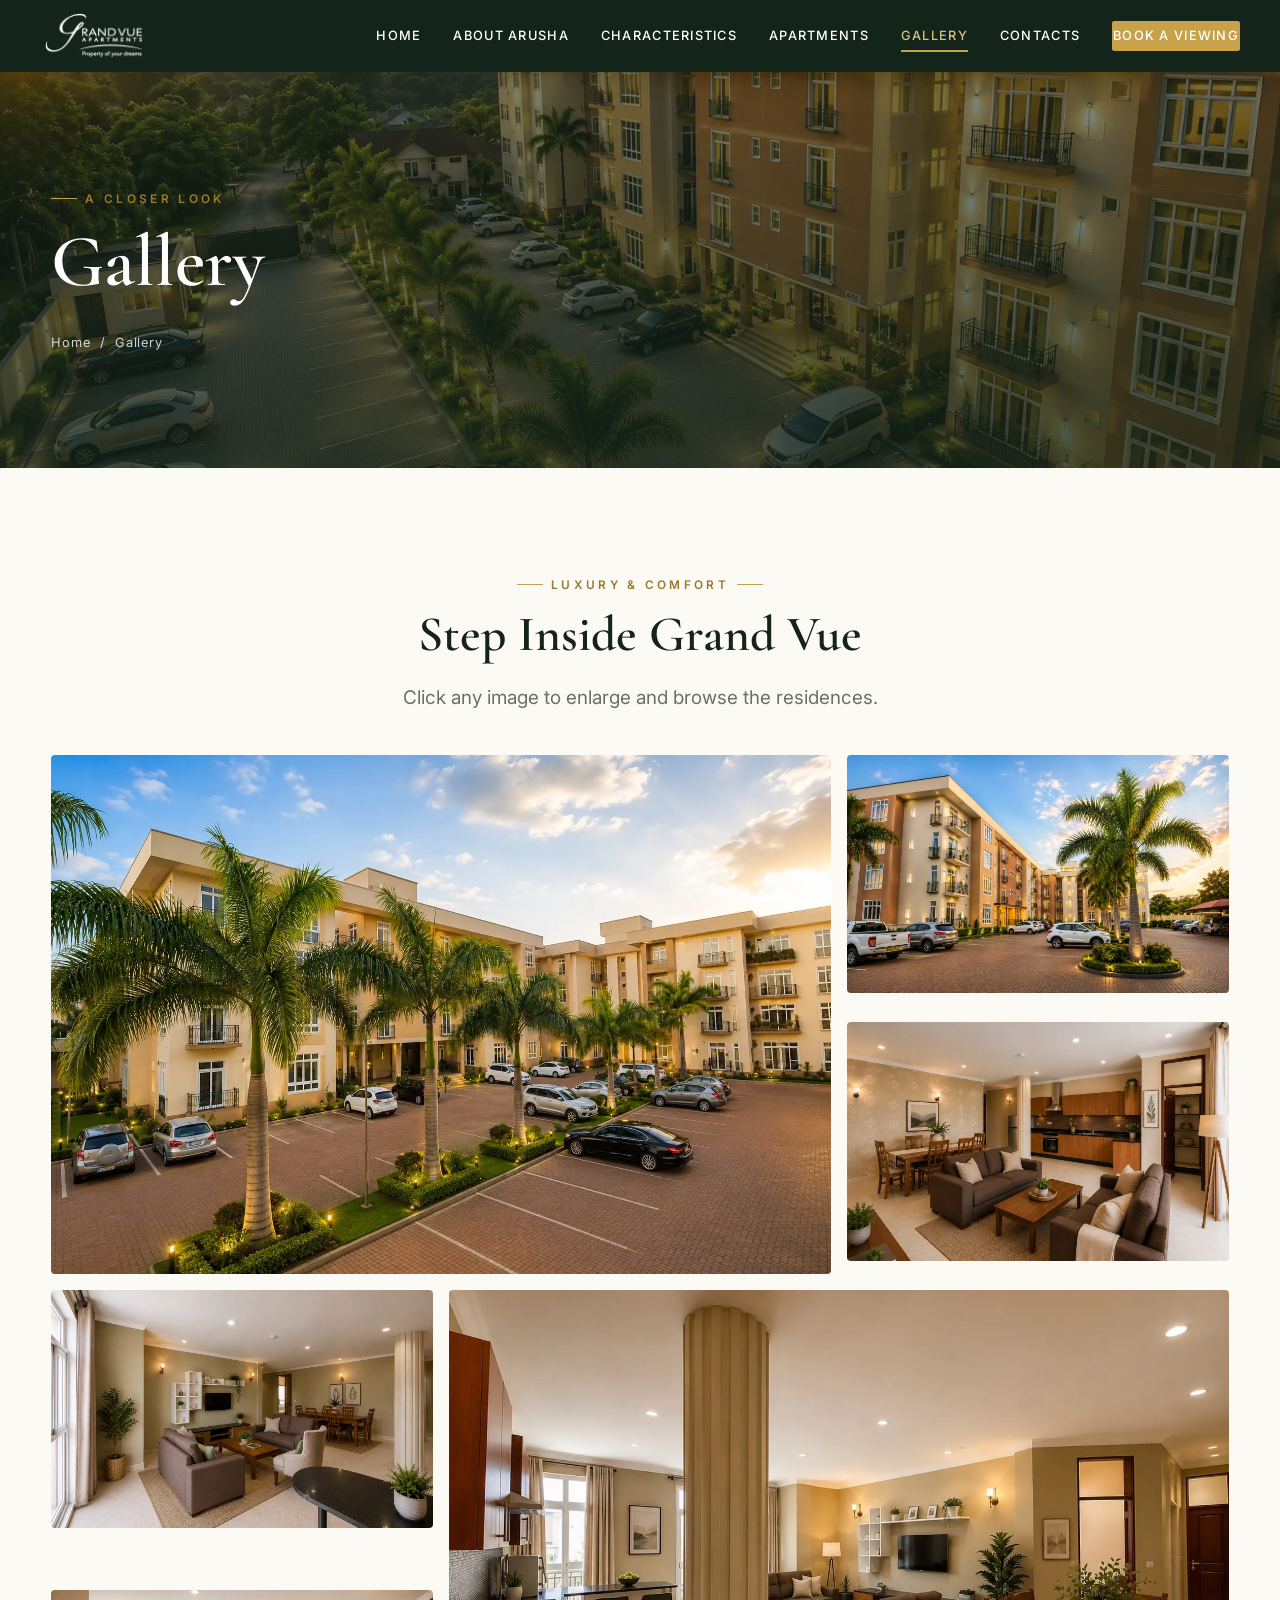
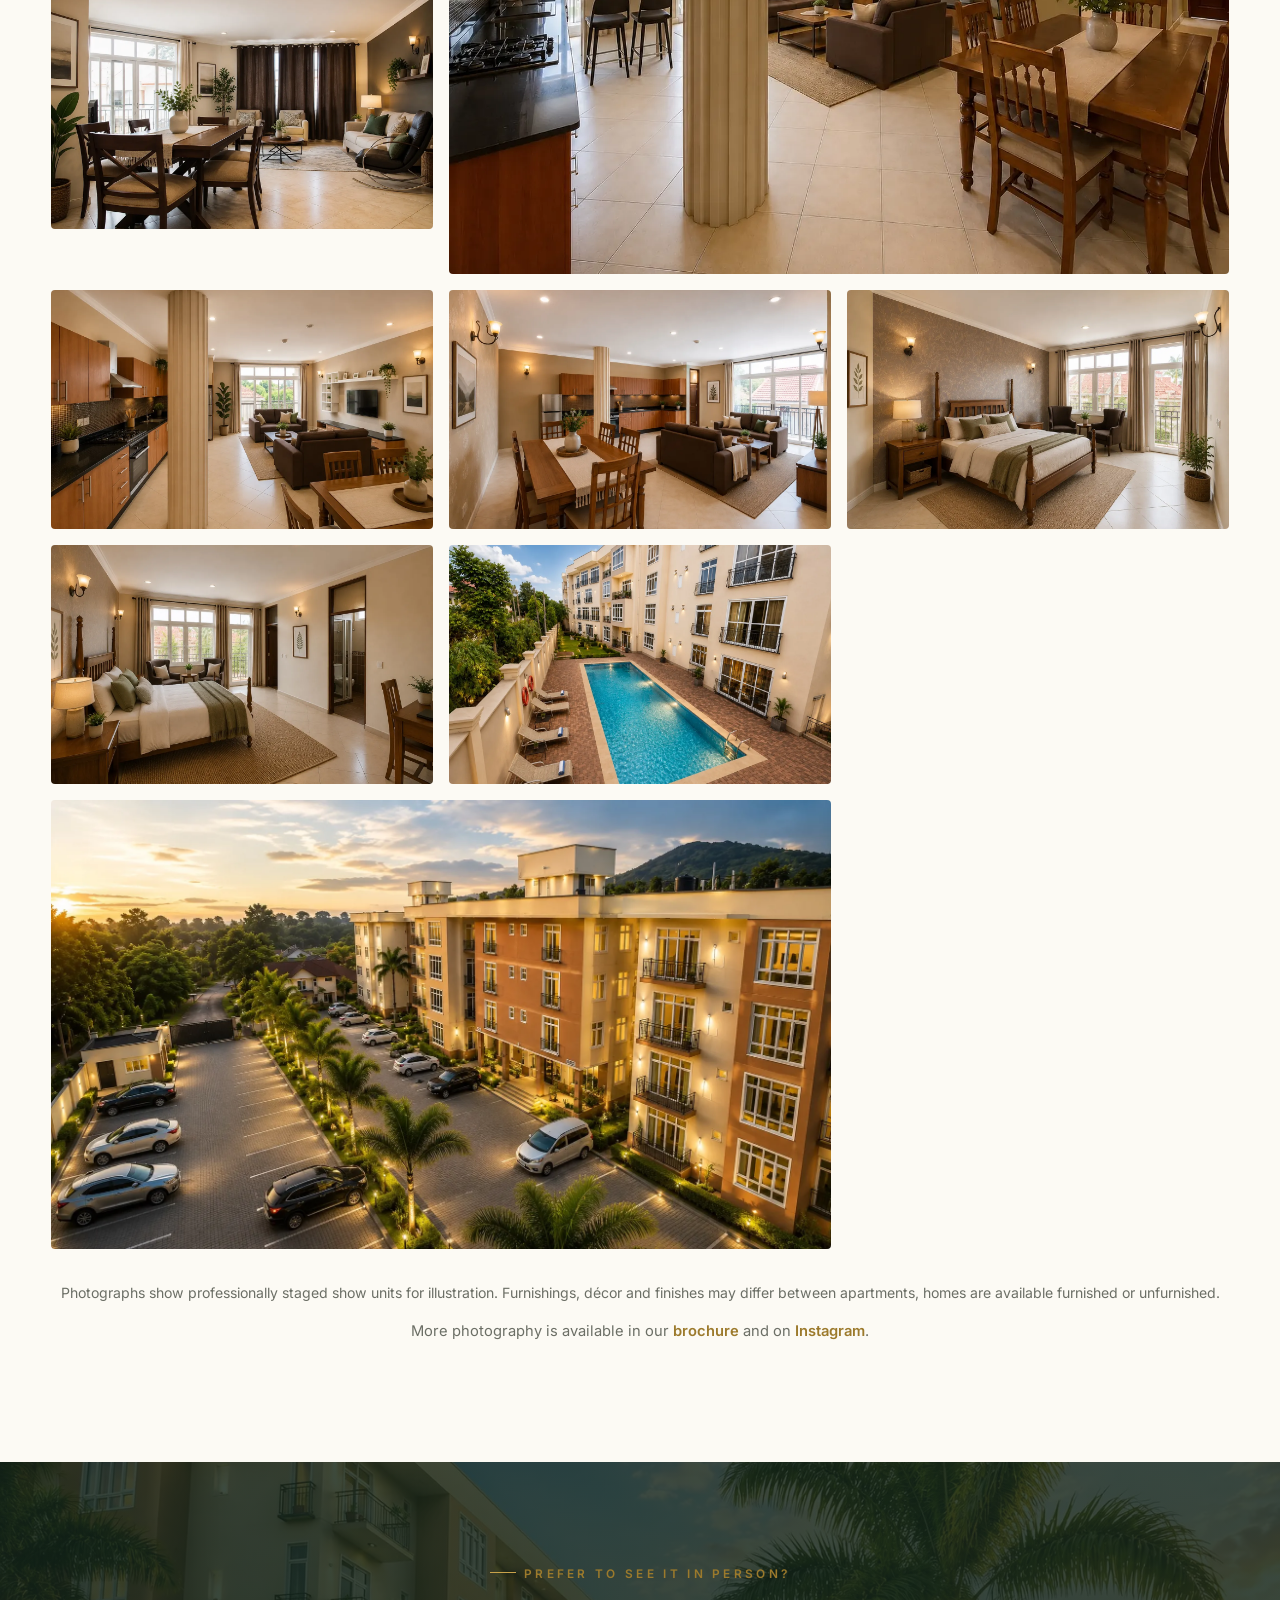
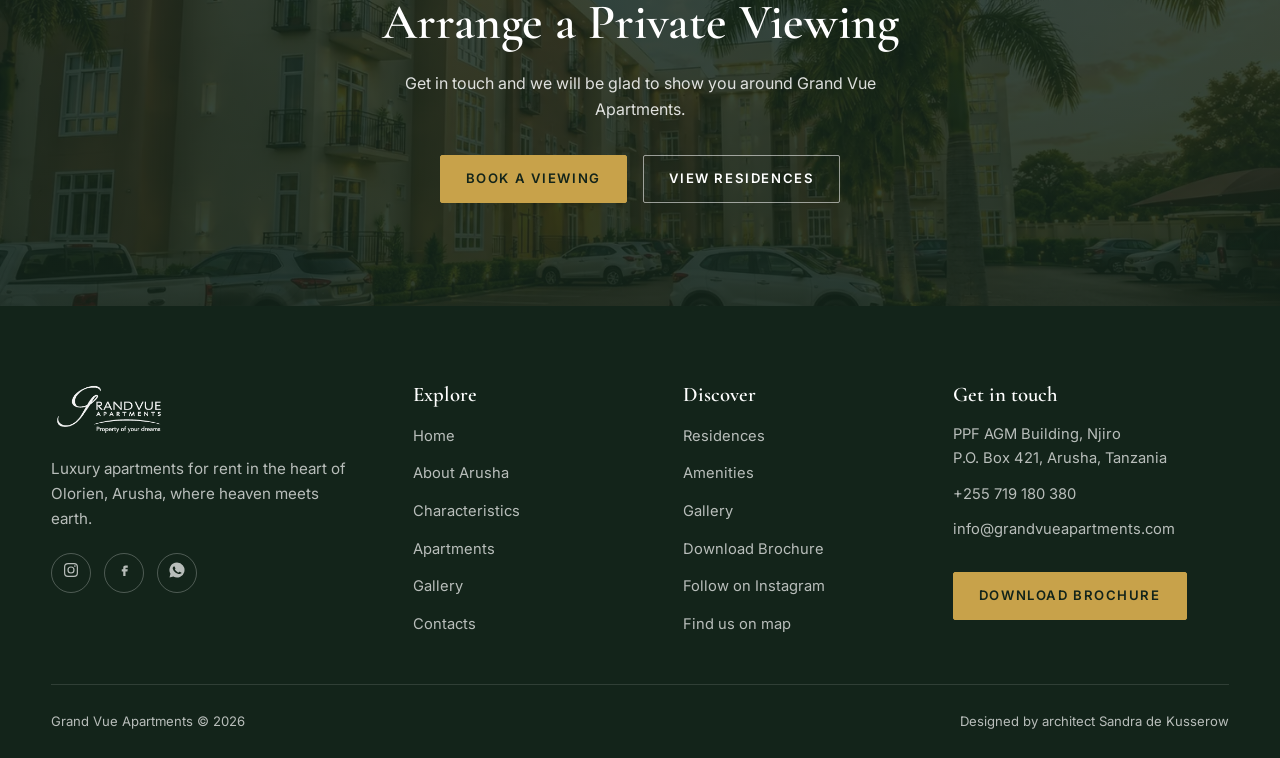
<file: gallery.html>
<!DOCTYPE html>
<html lang="en">
<head>
<meta charset="utf-8">
<meta name="viewport" content="width=device-width,initial-scale=1">
<title>Gallery | Grand Vue Apartments</title>
<meta name="description" content="Explore Grand Vue Apartments, real photos of the residences, furnished interiors, gardens and courtyard of this landmark rental development in Olorien, Arusha.">
<link rel="icon" href="assets/img/logo.png">
<link rel="preconnect" href="https://fonts.googleapis.com">
<link rel="preconnect" href="https://fonts.gstatic.com" crossorigin>
<link href="https://fonts.googleapis.com/css2?family=Cormorant+Garamond:ital,wght@0,500;0,600;1,500;1,600&family=Inter:wght@400;500;600&display=swap" rel="stylesheet">
<link rel="stylesheet" href="assets/css/style.css">
<link rel="canonical" href="https://www.grandvueapartments.com/gallery.html">
<meta property="og:type" content="website">
<meta property="og:site_name" content="Grand Vue Apartments">
<meta property="og:title" content="Gallery | Grand Vue Apartments">
<meta property="og:description" content="Explore Grand Vue Apartments, real photos of the residences, furnished interiors, gardens and courtyard of this landmark rental development in Olorien, Arusha.">
<meta property="og:url" content="https://www.grandvueapartments.com/gallery.html">
<meta property="og:image" content="https://www.grandvueapartments.com/assets/img/grand-vue-apartments-exterior-front.jpg">
<meta property="og:image:width" content="1537">
<meta property="og:image:height" content="1023">
<meta property="og:image:alt" content="Grand Vue Apartments exterior, Olorien, Arusha">
<meta name="twitter:card" content="summary_large_image">
<script type="application/ld+json">
{
 "@context": "https://schema.org",
 "@type": "ApartmentComplex",
 "name": "Grand Vue Apartments",
 "description": "55 luxury residences for rent in the heart of Olorien, Arusha, Tanzania, furnished and unfurnished one, two and three-bedroom apartments, with swimming pool, gym, landscaped gardens and views of Mt. Meru and Mt. Kilimanjaro.",
 "url": "https://www.grandvueapartments.com/",
 "telephone": "+255719180380",
 "email": "info@grandvueapartments.com",
 "numberOfAccommodationUnits": 55,
 "address": {
  "@type": "PostalAddress",
  "streetAddress": "PPF AGM Building, Njiro",
  "postOfficeBoxNumber": "421",
  "addressLocality": "Arusha",
  "addressCountry": "TZ"
 },
 "sameAs": [
  "https://www.instagram.com/grandvueapartments/",
  "https://www.facebook.com/GrandVueApartmentsLimited"
 ],
 "image": [
  "https://www.grandvueapartments.com/assets/img/grand-vue-apartments-exterior-front.jpg",
  "https://www.grandvueapartments.com/assets/img/grand-vue-apartments-exterior-palm-courtyard.jpg",
  "https://www.grandvueapartments.com/assets/img/grand-vue-apartments-swimming-pool.jpg"
 ],
 "amenityFeature": [
  {
   "@type": "LocationFeatureSpecification",
   "name": "Swimming Pool",
   "value": true
  },
  {
   "@type": "LocationFeatureSpecification",
   "name": "Gymnasium",
   "value": true
  },
  {
   "@type": "LocationFeatureSpecification",
   "name": "Landscaped Gardens",
   "value": true
  },
  {
   "@type": "LocationFeatureSpecification",
   "name": "Roof Terrace",
   "value": true
  },
  {
   "@type": "LocationFeatureSpecification",
   "name": "Back-Up Generator",
   "value": true
  },
  {
   "@type": "LocationFeatureSpecification",
   "name": "24/7 Security",
   "value": true
  },
  {
   "@type": "LocationFeatureSpecification",
   "name": "Secure Parking",
   "value": true
  },
  {
   "@type": "LocationFeatureSpecification",
   "name": "Passenger Lifts",
   "value": true
  },
  {
   "@type": "LocationFeatureSpecification",
   "name": "Borehole Water Supply",
   "value": true
  },
  {
   "@type": "LocationFeatureSpecification",
   "name": "Furnished Options",
   "value": true
  }
 ]
}
</script>
</head>
<body data-page="gallery.html" data-solid-header>

<header class="site-header solid">
  <div class="container">
    <a href="index.html" class="brand" aria-label="Grand Vue Apartments home">
      <img src="assets/img/logo.png" alt="Grand Vue Apartments" width="214" height="102">
    </a>
    <nav class="nav" aria-label="Main menu">
      <a href="index.html">Home</a>
      <a href="about-arusha.html">About Arusha</a>
      <a href="characteristics.html">Characteristics</a>
      <a href="apartments.html">Apartments</a>
      <a href="gallery.html" class="active">Gallery</a>
      <a href="contacts.html">Contacts</a>
      <a href="contacts.html" class="btn btn-gold header-cta">Book a Viewing</a>
    </nav>
    <button class="nav-toggle" aria-label="Toggle menu" aria-expanded="false"><span></span><span></span><span></span></button>
  </div>
</header>

<section class="page-banner" style="background-image:url('assets/img/grand-vue-apartments-exterior-aerial-sunset.webp')">
  <div class="container">
    <span class="eyebrow">A Closer Look</span>
    <h1>Gallery</h1>
    <p class="crumbs"><a href="index.html">Home</a> &nbsp;/&nbsp; Gallery</p>
  </div>
</section>

<section class="section">
  <div class="container">
    <div class="center" data-reveal style="max-width:640px;margin-inline:auto;margin-bottom:2.6rem">
      <span class="eyebrow">Luxury &amp; Comfort</span>
      <h2>Step Inside Grand Vue</h2>
      <p class="lead">Click any image to enlarge and browse the residences.</p>
    </div>
    <div class="gallery-grid" data-reveal>
      <div class="gitem wide" data-lightbox="assets/img/grand-vue-apartments-exterior-front.webp"><img src="assets/img/grand-vue-apartments-exterior-front.webp" alt="Front elevation of Grand Vue Apartments with palm-lined drive" loading="lazy" width="1537" height="1023"></div>
      <div class="gitem" data-lightbox="assets/img/grand-vue-apartments-exterior-palm-courtyard.webp"><img src="assets/img/grand-vue-apartments-exterior-palm-courtyard.webp" alt="Courtyard and palms at Grand Vue Apartments at dusk" loading="lazy" width="1498" height="1050"></div>
      <div class="gitem" data-lightbox="assets/img/grand-vue-apartments-living-room-twin-sofas.webp"><img src="assets/img/grand-vue-apartments-living-room-twin-sofas.webp" alt="Furnished living room with twin sofas" loading="lazy" width="1400" height="1050"></div>
      <div class="gitem" data-lightbox="assets/img/grand-vue-apartments-living-room-lounge-tv-01.webp"><img src="assets/img/grand-vue-apartments-living-room-lounge-tv-01.webp" alt="Lounge with TV in a furnished apartment" loading="lazy" width="1400" height="1050"></div>
      <div class="gitem wide" data-lightbox="assets/img/grand-vue-apartments-open-plan-living-dining-fluted-column.webp"><img src="assets/img/grand-vue-apartments-open-plan-living-dining-fluted-column.webp" alt="Open-plan living and dining with fluted column detail" loading="lazy" width="1400" height="1050"></div>
      <div class="gitem" data-lightbox="assets/img/grand-vue-apartments-dining-living-area.webp"><img src="assets/img/grand-vue-apartments-dining-living-area.webp" alt="Dining and living area in a family apartment" loading="lazy" width="1400" height="932"></div>
      <div class="gitem" data-lightbox="assets/img/grand-vue-apartments-kitchen-open-plan.webp"><img src="assets/img/grand-vue-apartments-kitchen-open-plan.webp" alt="Modern open-plan kitchen with breakfast counter" loading="lazy" width="1400" height="1050"></div>
      <div class="gitem" data-lightbox="assets/img/grand-vue-apartments-open-plan-kitchen-dining-living.webp"><img src="assets/img/grand-vue-apartments-open-plan-kitchen-dining-living.webp" alt="Open-plan kitchen, dining and living space" loading="lazy" width="1400" height="1050"></div>
      <div class="gitem" data-lightbox="assets/img/grand-vue-apartments-master-bedroom-balcony-view.webp"><img src="assets/img/grand-vue-apartments-master-bedroom-balcony-view.webp" alt="Master bedroom opening onto a private balcony" loading="lazy" width="1400" height="1050"></div>
      <div class="gitem" data-lightbox="assets/img/grand-vue-apartments-master-bedroom-ensuite.webp"><img src="assets/img/grand-vue-apartments-master-bedroom-ensuite.webp" alt="Master bedroom with en-suite bathroom" loading="lazy" width="1400" height="1050"></div>
      <div class="gitem" data-lightbox="assets/img/grand-vue-apartments-swimming-pool.webp"><img src="assets/img/grand-vue-apartments-swimming-pool.webp" alt="Swimming pool at Grand Vue Apartments at dusk" loading="lazy" width="1400" height="1052"></div>
      <div class="gitem wide" data-lightbox="assets/img/grand-vue-apartments-exterior-aerial-sunset.webp"><img src="assets/img/grand-vue-apartments-exterior-aerial-sunset.webp" alt="Aerial sunset view over Grand Vue Apartments, Arusha" loading="lazy" width="1600" height="921"></div>
    </div>
    <p class="center" style="margin-top:2rem;color:var(--muted);font-size:.88rem" data-reveal>Photographs show professionally staged show units for illustration. Furnishings, décor and finishes may differ between apartments, homes are available furnished or unfurnished.</p>
    <p class="center" style="color:var(--muted);font-size:.92rem" data-reveal>More photography is available in our <a href="assets/GVA-Brochure.pdf" target="_blank" rel="noopener" style="color:var(--gold-dark);font-weight:600">brochure</a> and on <a href="https://www.instagram.com/grandvueapartments/" target="_blank" rel="noopener" style="color:var(--gold-dark);font-weight:600">Instagram</a>.</p>
  </div>
</section>

<section class="cta-band" style="background-image:url('assets/img/grand-vue-apartments-exterior-palm-courtyard.webp')">
  <div class="container" data-reveal>
    <span class="eyebrow center" style="display:block">Prefer to See It in Person?</span>
    <h2>Arrange a Private Viewing</h2>
    <p>Get in touch and we will be glad to show you around Grand Vue Apartments.</p>
    <div class="cta-actions">
      <a href="contacts.html" class="btn btn-gold">Book a Viewing</a>
      <a href="apartments.html" class="btn btn-outline">View Residences</a>
    </div>
  </div>
</section>

<footer class="site-footer">
  <div class="container">
    <div class="footer-top">
      <div>
        <img class="flogo" src="assets/img/logo.png" alt="Grand Vue Apartments" width="214" height="102">
        <p class="ftagline">Luxury apartments for rent in the heart of Olorien, Arusha, where heaven meets earth.</p>
        <div class="fsocial">
          <a href="https://www.instagram.com/grandvueapartments/" target="_blank" rel="noopener" aria-label="Instagram"><span data-icon="ig"></span></a>
          <a href="https://www.facebook.com/GrandVueApartmentsLimited" target="_blank" rel="noopener" aria-label="Facebook"><span data-icon="fb"></span></a>
          <a href="https://wa.me/255719180380" target="_blank" rel="noopener" aria-label="WhatsApp"><span data-icon="wa"></span></a>
        </div>
      </div>
      <div><h4>Explore</h4><ul class="fmenu">
        <li><a href="index.html">Home</a></li>
        <li><a href="about-arusha.html">About Arusha</a></li>
        <li><a href="characteristics.html">Characteristics</a></li>
        <li><a href="apartments.html">Apartments</a></li>
        <li><a href="gallery.html">Gallery</a></li>
        <li><a href="contacts.html">Contacts</a></li>
      </ul></div>
      <div><h4>Discover</h4><ul class="fmenu">
        <li><a href="apartments.html">Residences</a></li>
        <li><a href="characteristics.html">Amenities</a></li>
        <li><a href="gallery.html">Gallery</a></li>
        <li><a href="assets/GVA-Brochure.pdf" target="_blank" rel="noopener">Download Brochure</a></li>
        <li><a href="https://www.instagram.com/grandvueapartments/" target="_blank" rel="noopener">Follow on Instagram</a></li>
        <li><a href="contacts.html#map">Find us on map</a></li>
      </ul></div>
      <div class="fcontact"><h4>Get in touch</h4>
        <p>PPF AGM Building, Njiro<br>P.O. Box 421, Arusha, Tanzania</p>
        <p><a href="tel:+255719180380">+255 719 180 380</a></p>
        <p><a href="mailto:info@grandvueapartments.com">info@grandvueapartments.com</a></p>
        <a class="btn btn-gold fbrochure" href="assets/GVA-Brochure.pdf" target="_blank" rel="noopener">Download Brochure</a>
      </div>
    </div>
    <div class="footer-bottom">
      <span>Grand Vue Apartments &copy; 2026</span>
      <span>Designed by architect <a href="https://www.sandradekusserow.com/" target="_blank" rel="noopener">Sandra de Kusserow</a></span>
    </div>
  </div>
</footer>
<script src="assets/js/main.js"></script>
</body>
</html>
</file>
<file: assets/css/style.css>
/* ===========================================================
   Grand Vue Apartments — 2026 refresh
   Palette: deep forest green + brass gold + warm cream
   Type: Cormorant Garamond (display) + Inter (body)
   =========================================================== */

:root{
  --green-900:#13241a;
  --green-800:#1c3526;
  --green-700:#274a35;
  --green-600:#356147;
  --gold:#c8a24a;
  --gold-light:#dcc07e;
  --gold-dark:#9c7a2c;
  --cream:#f8f4ea;
  --sand:#efe6d4;
  --paper:#fcfaf4;
  --ink:#26261f;
  --muted:#6c6f66;
  --line:rgba(0,0,0,.10);
  --white:#ffffff;
  --shadow-sm:0 4px 18px rgba(19,36,26,.08);
  --shadow-md:0 14px 40px rgba(19,36,26,.14);
  --header-h:84px;
  --maxw:1200px;
  --ease:cubic-bezier(.22,.61,.36,1);
}

*,*::before,*::after{box-sizing:border-box}
html{scroll-behavior:smooth}
body{
  margin:0;
  font-family:"Inter",-apple-system,BlinkMacSystemFont,"Segoe UI",sans-serif;
  color:var(--ink);
  background:var(--paper);
  line-height:1.65;
  -webkit-font-smoothing:antialiased;
  overflow-x:hidden;
}
img{max-width:100%;display:block}
a{color:inherit;text-decoration:none}
h1,h2,h3,h4{font-family:"Cormorant Garamond",Georgia,serif;font-weight:600;line-height:1.12;margin:0 0 .4em;color:var(--green-900)}
h1{font-size:clamp(2.6rem,6vw,4.6rem)}
h2{font-size:clamp(2rem,4vw,3.1rem)}
h3{font-size:clamp(1.4rem,2.4vw,1.9rem)}
p{margin:0 0 1.1em}
.container{width:min(var(--maxw),92%);margin-inline:auto}
.eyebrow{
  font-family:"Inter",sans-serif;
  font-size:.74rem;letter-spacing:.28em;text-transform:uppercase;
  color:var(--gold-dark);font-weight:600;margin:0 0 .9em;display:inline-block;
}
.eyebrow::before{content:"";display:inline-block;width:26px;height:1px;background:var(--gold);vertical-align:middle;margin-right:.7em;transform:translateY(-2px)}
.lead{font-size:1.18rem;color:var(--muted)}
.center{text-align:center}
.center .eyebrow::after{content:"";display:inline-block;width:26px;height:1px;background:var(--gold);vertical-align:middle;margin-left:.7em;transform:translateY(-2px)}

/* ---------- Buttons ---------- */
.btn{
  display:inline-flex;align-items:center;gap:.55em;
  font-family:"Inter",sans-serif;font-weight:600;font-size:.82rem;
  letter-spacing:.12em;text-transform:uppercase;
  padding:.95em 1.9em;border-radius:2px;cursor:pointer;border:1px solid transparent;
  transition:all .35s var(--ease);
}
.btn-gold{background:var(--gold);color:var(--green-900);border-color:var(--gold)}
.btn-gold:hover{background:var(--gold-dark);border-color:var(--gold-dark);color:#fff;transform:translateY(-2px);box-shadow:var(--shadow-sm)}
.btn-outline{background:transparent;color:#fff;border-color:rgba(255,255,255,.55)}
.btn-outline:hover{background:#fff;color:var(--green-900);border-color:#fff;transform:translateY(-2px)}
.btn-dark{background:var(--green-800);color:#fff;border-color:var(--green-800)}
.btn-dark:hover{background:var(--green-900);transform:translateY(-2px);box-shadow:var(--shadow-sm)}
.btn-ghost{background:transparent;color:var(--green-800);border-color:var(--green-700)}
.btn-ghost:hover{background:var(--green-800);color:#fff;transform:translateY(-2px)}

/* ---------- Header ---------- */
.site-header{
  position:fixed;inset:0 0 auto 0;z-index:100;height:var(--header-h);
  display:flex;align-items:center;
  transition:background .4s var(--ease),box-shadow .4s var(--ease),height .4s var(--ease);
}
.site-header .container{display:flex;align-items:center;justify-content:space-between;gap:1.5rem;width:min(var(--maxw),94%)}
.brand{display:flex;align-items:center;gap:.7rem}
.brand img{height:50px;width:auto;filter:brightness(0) invert(1)}
.nav{display:flex;align-items:center;gap:2rem}
.nav a{
  font-size:.8rem;letter-spacing:.1em;text-transform:uppercase;font-weight:500;
  color:#fff;position:relative;padding:.3em 0;transition:color .3s;
}
.nav a::after{content:"";position:absolute;left:0;bottom:-2px;width:0;height:2px;background:var(--gold);transition:width .3s var(--ease)}
.nav a:hover::after,.nav a.active::after{width:100%}
.nav a.active{color:var(--gold-light)}
.header-cta{display:inline-flex}
/* scrolled state */
.site-header.scrolled{background:var(--green-900);box-shadow:0 6px 24px rgba(0,0,0,.18);height:72px}
/* solid header on interior pages before scroll */
.site-header.solid{background:var(--green-900)}

.nav-toggle{display:none;background:none;border:0;cursor:pointer;width:34px;height:26px;position:relative;z-index:120}
.nav-toggle span{position:absolute;left:0;height:2px;width:100%;background:#fff;transition:.3s var(--ease)}
.nav-toggle span:nth-child(1){top:2px}
.nav-toggle span:nth-child(2){top:12px}
.nav-toggle span:nth-child(3){top:22px}
body.nav-open .nav-toggle span:nth-child(1){top:12px;transform:rotate(45deg)}
body.nav-open .nav-toggle span:nth-child(2){opacity:0}
body.nav-open .nav-toggle span:nth-child(3){top:12px;transform:rotate(-45deg)}

/* ---------- Hero ---------- */
.hero{position:relative;min-height:100vh;display:flex;align-items:center;color:#fff;overflow:hidden}
.hero-slides{position:absolute;inset:0;z-index:0}
.hero-slide{position:absolute;inset:0;background-size:cover;background-position:center;opacity:0;transform:scale(1.08);transition:opacity 1.6s var(--ease),transform 7s linear}
.hero-slide.active{opacity:1;transform:scale(1)}
.hero::after{content:"";position:absolute;inset:0;z-index:1;
  background:linear-gradient(180deg,rgba(19,36,26,.60) 0%,rgba(19,36,26,.42) 38%,rgba(19,36,26,.62) 62%,rgba(19,36,26,.88) 100%)}
.hero-inner{position:relative;z-index:2;width:min(var(--maxw),92%);margin-inline:auto;padding-top:var(--header-h);max-width:880px}
.hero h1{color:#fff;text-shadow:0 2px 30px rgba(0,0,0,.35);margin-bottom:.3em}
.hero .eyebrow{color:var(--gold-light)}
.hero .eyebrow::before{background:var(--gold-light)}
.hero p{font-size:1.22rem;max-width:620px;color:rgba(255,255,255,.92);margin-bottom:2rem}
.hero-actions{display:flex;gap:1rem;flex-wrap:wrap}
.hero-dots{position:absolute;bottom:34px;left:50%;transform:translateX(-50%);z-index:3;display:flex;gap:.7rem}
.hero-dots button{width:11px;height:11px;border-radius:50%;border:1px solid #fff;background:transparent;cursor:pointer;padding:0;transition:.3s}
.hero-dots button.active{background:var(--gold);border-color:var(--gold);transform:scale(1.15)}
.scroll-cue{position:absolute;bottom:30px;right:5%;z-index:3;writing-mode:vertical-rl;font-size:.7rem;letter-spacing:.25em;text-transform:uppercase;color:rgba(255,255,255,.7);display:flex;align-items:center;gap:1rem}
.scroll-cue::after{content:"";width:1px;height:50px;background:rgba(255,255,255,.5);animation:cue 2s var(--ease) infinite}
@keyframes cue{0%{transform:scaleY(0);transform-origin:top}50%{transform:scaleY(1);transform-origin:top}51%{transform-origin:bottom}100%{transform:scaleY(0);transform-origin:bottom}}

/* ---------- Page banner (interior) ---------- */
.page-banner{position:relative;min-height:52vh;display:flex;align-items:center;color:#fff;background-size:cover;background-position:center;margin-bottom:0}
.page-banner::after{content:"";position:absolute;inset:0;background:linear-gradient(180deg,rgba(19,36,26,.5),rgba(19,36,26,.78))}
.page-banner .container{position:relative;z-index:2;padding-top:var(--header-h)}
.page-banner h1{color:#fff}
.crumbs{font-size:.8rem;letter-spacing:.06em;color:rgba(255,255,255,.8)}
.crumbs a:hover{color:var(--gold-light)}

/* ---------- Sections ---------- */
section{position:relative}
.section{padding:clamp(4rem,8vw,7rem) 0}
.section.tight{padding:clamp(3rem,5vw,4.5rem) 0}
.bg-cream{background:var(--cream)}
.bg-sand{background:var(--sand)}
.bg-green{background:var(--green-900);color:rgba(255,255,255,.85)}
.bg-green h1,.bg-green h2,.bg-green h3{color:#fff}
.bg-green .eyebrow{color:var(--gold-light)}

.split{display:grid;grid-template-columns:1fr 1fr;gap:clamp(2rem,5vw,4.5rem);align-items:center}
.split.reverse .split-media{order:2}
.split-media{position:relative}
.split-media img{border-radius:3px;box-shadow:var(--shadow-md);width:100%;height:100%;object-fit:cover}
.split-media .badge{position:absolute;bottom:-26px;right:-18px;background:var(--gold);color:var(--green-900);padding:1.1rem 1.4rem;border-radius:3px;box-shadow:var(--shadow-md);text-align:center}
.split-media .badge b{font-family:"Cormorant Garamond",serif;font-size:2.2rem;display:block;line-height:1}
.split-media .badge span{font-size:.68rem;letter-spacing:.14em;text-transform:uppercase}

/* ---------- Stats ---------- */
.stats{display:grid;grid-template-columns:repeat(4,1fr);gap:1px;background:var(--line);border:1px solid var(--line)}
.stat{background:var(--paper);padding:2.2rem 1rem;text-align:center}
.bg-green .stats{background:rgba(255,255,255,.12);border-color:rgba(255,255,255,.12)}
.bg-green .stat{background:var(--green-900)}
.stat b{font-family:"Cormorant Garamond",serif;font-size:clamp(2.4rem,5vw,3.4rem);color:var(--gold);display:block;line-height:1}
.stat span{font-size:.78rem;letter-spacing:.12em;text-transform:uppercase;color:var(--muted)}
.bg-green .stat span{color:rgba(255,255,255,.7)}

/* ---------- Feature cards ---------- */
.grid{display:grid;gap:1.6rem}
.grid-3{grid-template-columns:repeat(3,1fr)}
.grid-4{grid-template-columns:repeat(4,1fr)}
.grid-2{grid-template-columns:repeat(2,1fr)}
.card{background:var(--paper);border:1px solid var(--line);border-radius:4px;padding:2.2rem;transition:transform .4s var(--ease),box-shadow .4s var(--ease),border-color .4s}
.card:hover{transform:translateY(-6px);box-shadow:var(--shadow-md);border-color:transparent}
.card .ic{width:52px;height:52px;display:grid;place-items:center;border-radius:50%;background:var(--cream);color:var(--green-700);margin-bottom:1.2rem}
.card .ic svg{width:26px;height:26px}
.card h3{margin-bottom:.4em}
.card p{color:var(--muted);margin:0;font-size:.96rem}

/* amenity list */
.amenity-grid{display:grid;grid-template-columns:repeat(3,1fr);gap:1.4rem 2.2rem}
.amenity{display:flex;align-items:flex-start;gap:.9rem;padding-bottom:1.2rem;border-bottom:1px solid var(--line)}
.amenity svg{width:22px;height:22px;color:var(--gold-dark);flex:0 0 auto;margin-top:3px}
.amenity b{display:block;font-family:"Inter",sans-serif;font-weight:600;color:var(--ink)}
.amenity small{color:var(--muted);font-size:.85rem}

/* residences */
.res-card{background:var(--paper);border:1px solid var(--line);border-radius:4px;overflow:hidden;display:flex;flex-direction:column;transition:transform .4s var(--ease),box-shadow .4s var(--ease)}
.res-card:hover{transform:translateY(-6px);box-shadow:var(--shadow-md)}
.res-card .media{aspect-ratio:4/3;overflow:hidden}
.res-card .media img{width:100%;height:100%;object-fit:cover;transition:transform .8s var(--ease)}
.res-card:hover .media img{transform:scale(1.07)}
.res-card .body{padding:1.7rem;display:flex;flex-direction:column;gap:.6rem;flex:1}
.res-card .tag{font-size:.72rem;letter-spacing:.14em;text-transform:uppercase;color:var(--gold-dark);font-weight:600}
.res-card h3{margin:0}
.res-card p{color:var(--muted);font-size:.95rem;margin:0;flex:1}
.res-card .arrow{font-weight:600;color:var(--green-700);font-size:.85rem;letter-spacing:.05em;display:inline-flex;align-items:center;gap:.4em;margin-top:.4rem}
.res-card:hover .arrow{color:var(--gold-dark)}

/* ---------- Gallery ---------- */
.gallery-grid{display:grid;grid-template-columns:repeat(3,1fr);gap:1rem;grid-auto-flow:dense}
.gallery-grid .gitem{position:relative;overflow:hidden;border-radius:4px;cursor:pointer;aspect-ratio:16/10}
.gallery-grid .gitem img{width:100%;height:100%;object-fit:cover;transition:transform .8s var(--ease)}
.gallery-grid .gitem:hover img{transform:scale(1.08)}
.gallery-grid .gitem::after{content:"⤢";position:absolute;inset:0;display:grid;place-items:center;color:#fff;font-size:1.6rem;background:rgba(19,36,26,.35);opacity:0;transition:.4s}
.gallery-grid .gitem:hover::after{opacity:1}
.gallery-grid .wide{grid-column:span 2;grid-row:span 2;aspect-ratio:auto}

/* lightbox */
.lightbox{position:fixed;inset:0;z-index:200;background:rgba(10,18,13,.94);display:none;align-items:center;justify-content:center;padding:4vw}
.lightbox.open{display:flex}
.lightbox img{max-width:92vw;max-height:86vh;border-radius:3px;box-shadow:0 20px 60px rgba(0,0,0,.5)}
.lightbox .lb-close,.lightbox .lb-nav{position:absolute;background:rgba(255,255,255,.12);border:1px solid rgba(255,255,255,.3);color:#fff;width:50px;height:50px;border-radius:50%;cursor:pointer;font-size:1.3rem;display:grid;place-items:center;transition:.3s}
.lightbox .lb-close:hover,.lightbox .lb-nav:hover{background:var(--gold);color:var(--green-900);border-color:var(--gold)}
.lightbox .lb-close{top:24px;right:24px}
.lightbox .lb-prev{left:24px;top:50%;transform:translateY(-50%)}
.lightbox .lb-next{right:24px;top:50%;transform:translateY(-50%)}

/* ---------- Instagram strip ---------- */
.ig-strip{display:grid;grid-template-columns:repeat(5,1fr);gap:.8rem}
.ig-strip a{position:relative;display:block;overflow:hidden;border-radius:4px;aspect-ratio:1/1}
.ig-strip img{width:100%;height:100%;object-fit:cover;transition:transform .8s var(--ease)}
.ig-strip a:hover img{transform:scale(1.08)}
.ig-strip a::after{content:"";position:absolute;inset:0;background:rgba(19,36,26,.45);opacity:0;transition:.4s}
.ig-strip a:hover::after{opacity:1}
.ig-strip a .ig-ic{position:absolute;inset:0;display:grid;place-items:center;z-index:2;color:#fff;opacity:0;transition:.4s}
.ig-strip a:hover .ig-ic{opacity:1}
.ig-strip a .ig-ic svg{width:30px;height:30px}
@media(max-width:960px){.ig-strip{grid-template-columns:repeat(3,1fr)}.ig-strip a:nth-child(n+7){display:none}}
@media(max-width:720px){.ig-strip{grid-template-columns:repeat(2,1fr)}}

/* ---------- Architect quote ---------- */
.quote{max-width:820px;margin-inline:auto;text-align:center}
.quote blockquote{font-family:"Cormorant Garamond",serif;font-size:clamp(1.5rem,3vw,2.1rem);line-height:1.4;color:var(--green-900);font-style:italic;margin:0 0 1rem}
.quote .by{font-size:.85rem;letter-spacing:.16em;text-transform:uppercase;color:var(--gold-dark);font-weight:600}

/* ---------- CTA band ---------- */
.cta-band{position:relative;color:#fff;text-align:center;background-size:cover;background-position:center;padding:clamp(4rem,8vw,6.5rem) 0}
.cta-band::after{content:"";position:absolute;inset:0;background:linear-gradient(rgba(19,36,26,.82),rgba(19,36,26,.88))}
.cta-band .container{position:relative;z-index:2}
.cta-band h2{color:#fff}
.cta-band p{color:rgba(255,255,255,.85);max-width:560px;margin-inline:auto 0;margin-inline:auto;margin-bottom:2rem}
.cta-actions{display:flex;gap:1rem;justify-content:center;flex-wrap:wrap}

/* ---------- Contact ---------- */
.contact-grid{display:grid;grid-template-columns:1.1fr .9fr;gap:clamp(2rem,5vw,4rem);align-items:start}
.form-field{margin-bottom:1.2rem}
.form-field label{display:block;font-size:.78rem;letter-spacing:.1em;text-transform:uppercase;font-weight:600;color:var(--muted);margin-bottom:.45rem}
.form-field input,.form-field select,.form-field textarea{
  width:100%;padding:.85rem 1rem;border:1px solid var(--line);border-radius:3px;
  font-family:inherit;font-size:.97rem;background:#fff;color:var(--ink);transition:border-color .3s,box-shadow .3s;
}
.form-field input:focus,.form-field select:focus,.form-field textarea:focus{outline:none;border-color:var(--gold);box-shadow:0 0 0 3px rgba(200,162,74,.18)}
.form-row{display:grid;grid-template-columns:1fr 1fr;gap:1.2rem}
.contact-info{background:var(--green-900);color:rgba(255,255,255,.85);padding:2.4rem;border-radius:4px}
.contact-info h3{color:#fff}
.contact-info .ci{display:flex;gap:1rem;align-items:flex-start;padding:1rem 0;border-bottom:1px solid rgba(255,255,255,.12)}
.contact-info .ci:last-child{border-bottom:0}
.contact-info .ci svg{width:22px;height:22px;color:var(--gold);flex:0 0 auto;margin-top:3px}
.contact-info .ci small{display:block;font-size:.72rem;letter-spacing:.12em;text-transform:uppercase;color:rgba(255,255,255,.55)}
.contact-info .ci a,.contact-info .ci span{color:#fff;font-size:1rem}
.contact-info .ci a:hover{color:var(--gold-light)}
.map-embed{margin-top:0;border-radius:4px;overflow:hidden;box-shadow:var(--shadow-sm);line-height:0}
.map-embed iframe{width:100%;height:420px;border:0}
.wa-link{display:inline-flex;align-items:center;gap:.5em;margin-top:1.4rem;color:var(--gold-light);font-weight:600;font-size:.9rem}
.wa-link:hover{color:#fff}
.form-note{font-size:.82rem;color:var(--muted);margin-top:.4rem}

/* ---------- Footer ---------- */
.site-footer{background:var(--green-900);color:rgba(255,255,255,.7);padding-top:clamp(3.5rem,6vw,5rem)}
.footer-top{display:grid;grid-template-columns:1.4fr 1fr 1fr 1.2fr;gap:2.5rem;padding-bottom:3rem;border-bottom:1px solid rgba(255,255,255,.12)}
.site-footer h4{color:#fff;font-size:1.3rem;margin-bottom:1rem}
.site-footer .ftagline{max-width:300px;font-size:.95rem}
.site-footer img.flogo{height:54px;width:auto;margin-bottom:1.2rem;filter:brightness(0) invert(1);opacity:.95}
.fmenu{list-style:none;padding:0;margin:0;display:flex;flex-direction:column;gap:.7rem}
.fmenu a{font-size:.92rem;transition:color .3s}
.fmenu a:hover{color:var(--gold-light);padding-left:6px}
.fcontact p{font-size:.92rem;margin-bottom:.7rem}
.fcontact a:hover{color:var(--gold-light)}
.fbrochure{margin-top:1.2rem}
.fsocial{display:flex;gap:.8rem;margin-top:1.4rem}
.fsocial a{width:40px;height:40px;border:1px solid rgba(255,255,255,.25);border-radius:50%;display:grid;place-items:center;transition:.3s}
.fsocial a:hover{background:var(--gold);border-color:var(--gold);color:var(--green-900)}
.fsocial svg{width:18px;height:18px}
.footer-bottom{display:flex;justify-content:space-between;align-items:center;flex-wrap:wrap;gap:1rem;padding:1.6rem 0;font-size:.82rem}
.footer-bottom a:hover{color:var(--gold-light)}

/* ---------- Reveal animation ---------- */
[data-reveal]{opacity:0;transform:translateY(30px);transition:opacity .8s var(--ease),transform .8s var(--ease)}
[data-reveal].in{opacity:1;transform:none}
[data-reveal][data-delay="1"]{transition-delay:.12s}
[data-reveal][data-delay="2"]{transition-delay:.24s}
[data-reveal][data-delay="3"]{transition-delay:.36s}

/* ---------- Responsive ---------- */
@media(max-width:960px){
  .grid-4{grid-template-columns:repeat(2,1fr)}
  .grid-3{grid-template-columns:repeat(2,1fr)}
  .amenity-grid{grid-template-columns:repeat(2,1fr)}
  .footer-top{grid-template-columns:1fr 1fr}
  .split{grid-template-columns:1fr}
  .split.reverse .split-media{order:0}
  .split-media .badge{right:18px}
  .contact-grid{grid-template-columns:1fr}
  .gallery-grid .wide{grid-column:span 1;grid-row:span 1;aspect-ratio:16/10}
}
@media(max-width:720px){
  :root{--header-h:70px}
  .nav-toggle{display:block}
  .nav .header-cta{margin-top:1.2rem}
  .nav{
    position:fixed;inset:0;background:var(--green-900);flex-direction:column;justify-content:center;
    gap:1.8rem;transform:translateX(100%);transition:transform .45s var(--ease);
  }
  body.nav-open .nav{transform:none}
  .nav a{font-size:1.1rem;color:#fff}
  .stats{grid-template-columns:repeat(2,1fr)}
  .grid-3,.grid-4,.grid-2,.amenity-grid{grid-template-columns:1fr}
  .gallery-grid{grid-template-columns:1fr 1fr}
  .form-row{grid-template-columns:1fr}
  .footer-top{grid-template-columns:1fr}
  .hero p{font-size:1.05rem}
}
</file>
